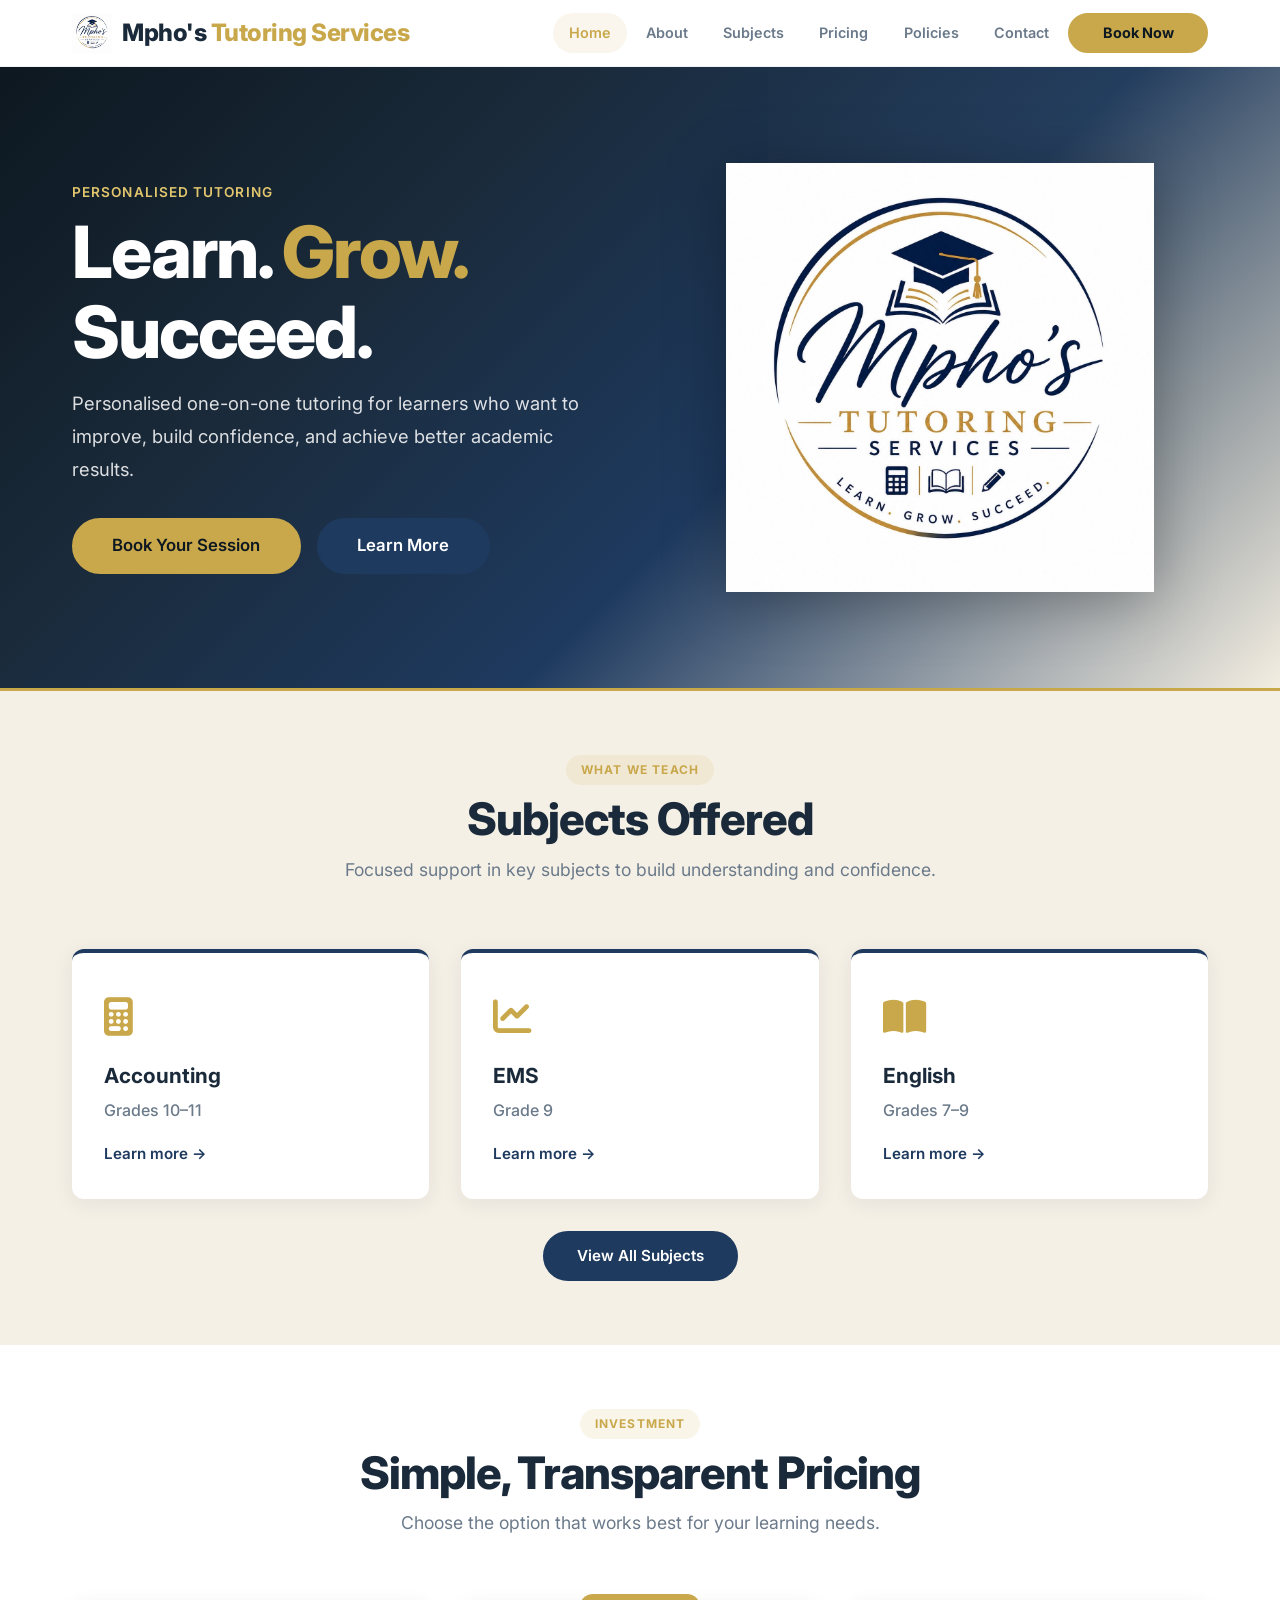
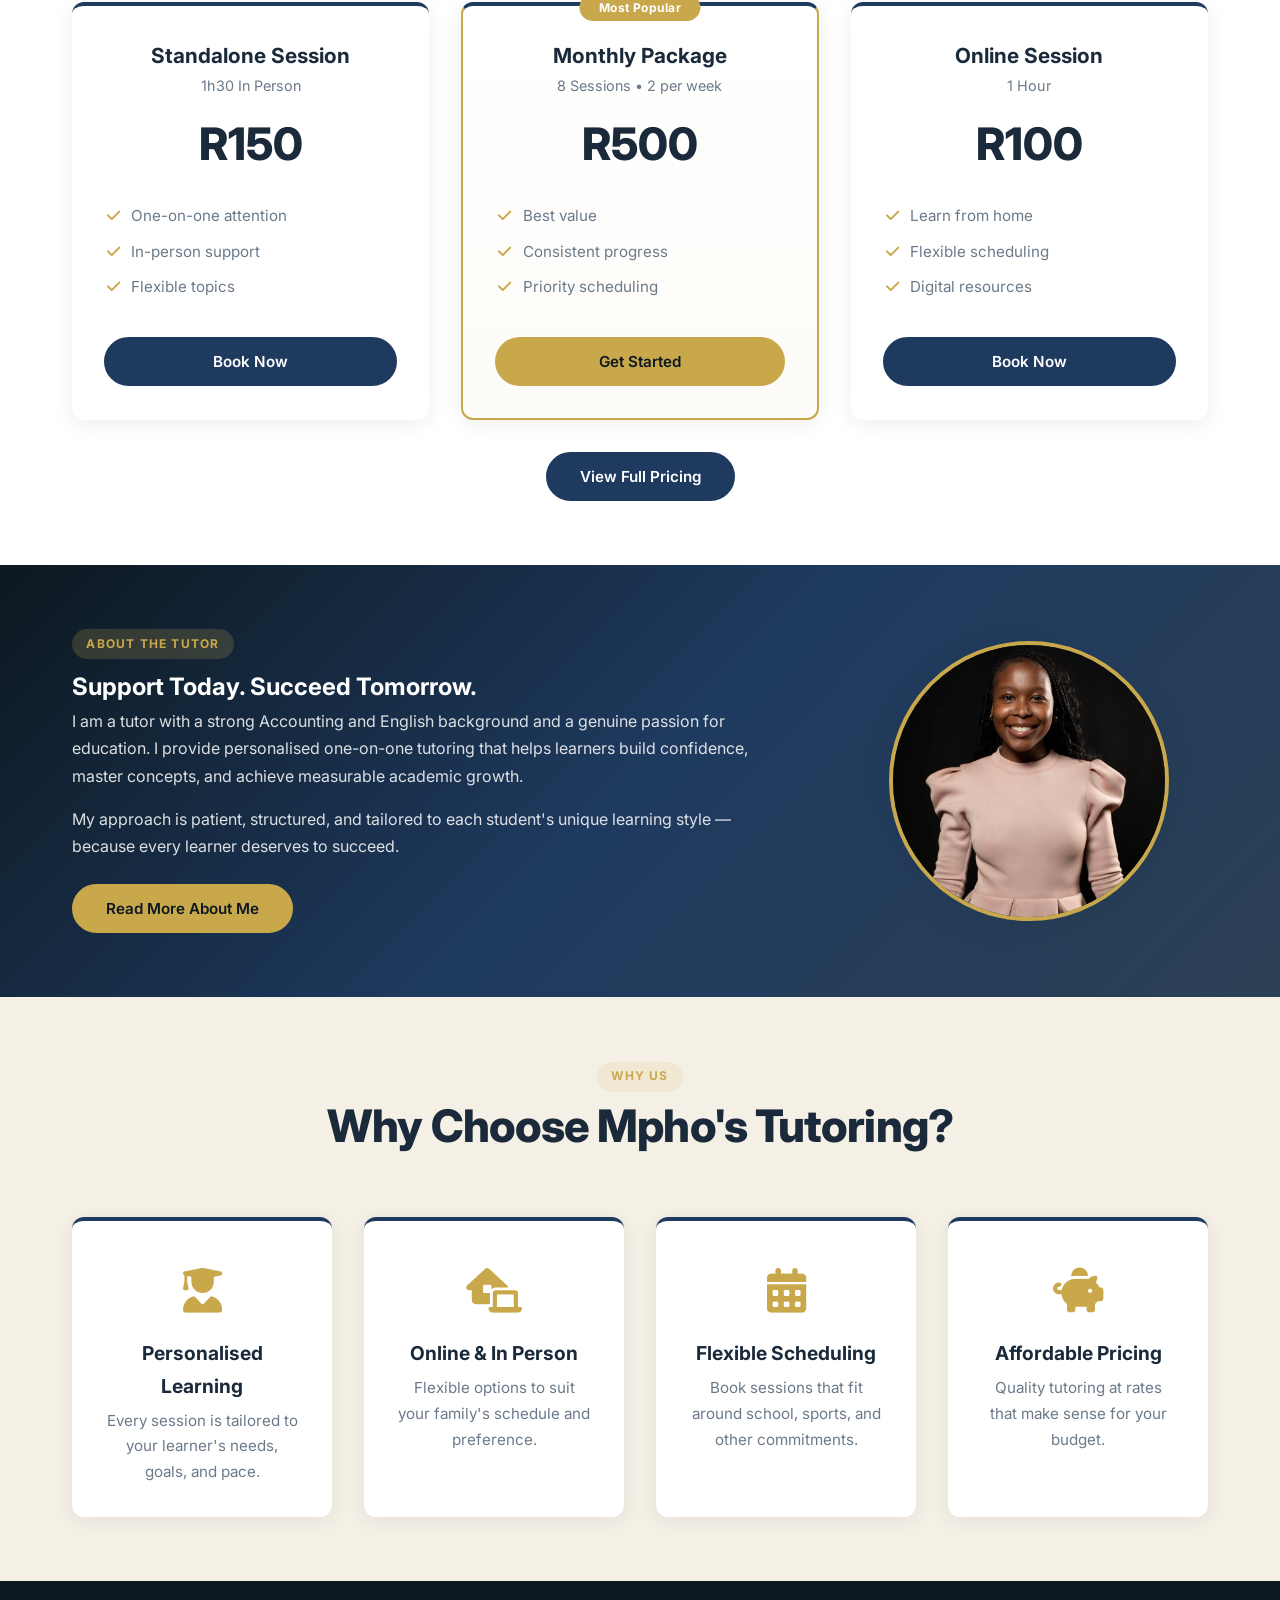
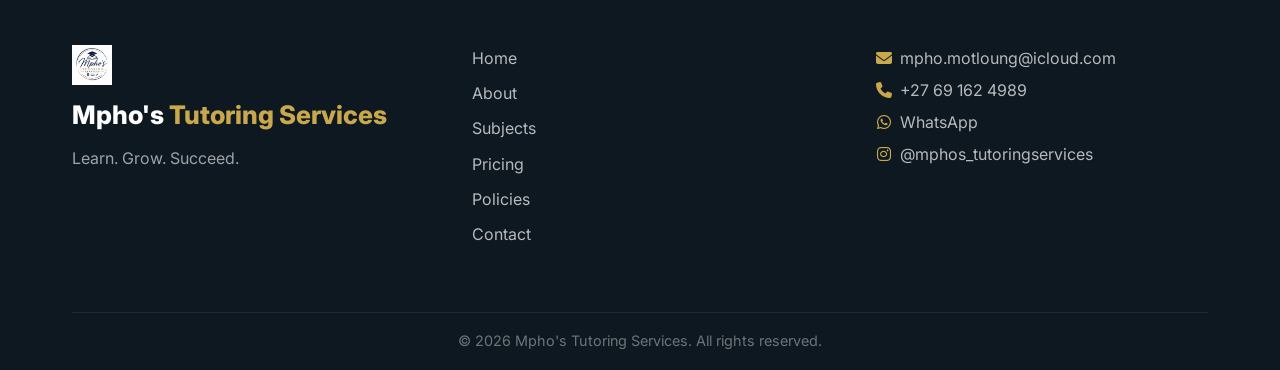
<file: index.html>
<!DOCTYPE html>
<html lang="en">
<head>
    <meta charset="UTF-8" />
    <meta name="viewport" content="width=device-width, initial-scale=1.0" />
    <meta name="description" content="Mpho's Tutoring Services - Professional Accounting, EMS and English tutoring for grades 7-11. Personalised one-on-one sessions in-person or online." />
    <meta name="theme-color" content="#1A2A3A" />
    <title>Mpho's Tutoring Services | Learn. Grow. Succeed.</title>
    <link rel="preconnect" href="https://fonts.googleapis.com">
    <link rel="preconnect" href="https://fonts.gstatic.com" crossorigin>
    <link href="https://fonts.googleapis.com/css2?family=Inter:opsz,wght@14..32,300;14..32,400;14..32,600;14..32,700;14..32,800&display=swap" rel="stylesheet">
    <link rel="stylesheet" href="css/style.css" />
    <link rel="stylesheet" href="https://cdnjs.cloudflare.com/ajax/libs/font-awesome/6.5.0/css/all.min.css" />
</head>
<body>

    <!-- ========== NAVIGATION ========== -->
    <header role="banner">
        <nav class="nav-container" role="navigation" aria-label="Main Navigation">
            <div class="nav-logo">
                <a href="index.html" aria-label="Homepage">
                    <img src="images/34f6301b-a230-442c-8cfe-62b6bb9d95e5.jpeg" alt="Mpho's Tutoring Services Logo" class="logo-image" />
                    <span class="logo-text">Mpho's <span>Tutoring Services</span></span>
                </a>
            </div>

            <button class="nav-toggle" aria-label="Toggle navigation menu" aria-expanded="false">
                <span class="hamburger"></span>
                <span class="hamburger"></span>
                <span class="hamburger"></span>
            </button>

            <ul class="nav-menu" role="menubar">
                <li role="none"><a href="index.html" role="menuitem" class="active" aria-current="page">Home</a></li>
                <li role="none"><a href="about.html" role="menuitem">About</a></li>
                <li role="none"><a href="subjects.html" role="menuitem">Subjects</a></li>
                <li role="none"><a href="pricing.html" role="menuitem">Pricing</a></li>
                <li role="none"><a href="policies.html" role="menuitem">Policies</a></li>
                <li role="none"><a href="contact.html" role="menuitem">Contact</a></li>
                <li role="none" class="nav-cta"><a href="book.html" role="menuitem" class="btn btn-primary">Book Now</a></li>
            </ul>
        </nav>
    </header>

    <!-- ========== HERO ========== -->
    <section class="hero" aria-labelledby="hero-title">
        <div class="container hero-grid">
            <div class="hero-content">
                <p class="hero-tagline">Personalised Tutoring</p>
                <h1 id="hero-title">Learn. <span>Grow.</span> Succeed.</h1>
                <p class="hero-description">
                    Personalised one-on-one tutoring for learners who want to improve, build confidence, and achieve better academic results.
                </p>
                <div class="hero-actions">
                    <a href="book.html" class="btn btn-primary btn-large">Book Your Session</a>
                    <a href="about.html" class="btn btn-secondary btn-large">Learn More</a>
                </div>
            </div>
            <div class="hero-visual" aria-hidden="true">
                <!-- Logo displayed prominently in hero -->
                <div class="hero-logo-container">
                    <img src="images/34f6301b-a230-442c-8cfe-62b6bb9d95e5.jpeg" alt="Mpho's Tutoring Services Logo" class="hero-logo-image" />
                </div>
                <div class="hero-decoration"></div>
            </div>
        </div>
    </section>

    <!-- ========== SUBJECTS PREVIEW ========== -->
    <section class="section subjects-preview" aria-labelledby="subjects-title">
        <div class="container">
            <div class="section-header">
                <span class="section-badge">What We Teach</span>
                <h2 id="subjects-title">Subjects Offered</h2>
                <p>Focused support in key subjects to build understanding and confidence.</p>
            </div>

            <div class="card-grid">
                <article class="card subject-card">
                    <div class="card-icon"><i class="fas fa-calculator"></i></div>
                    <h3>Accounting</h3>
                    <p>Grades 10–11</p>
                    <a href="subjects.html#accounting" class="card-link">Learn more →</a>
                </article>

                <article class="card subject-card">
                    <div class="card-icon"><i class="fas fa-chart-line"></i></div>
                    <h3>EMS</h3>
                    <p>Grade 9</p>
                    <a href="subjects.html#ems" class="card-link">Learn more →</a>
                </article>

                <article class="card subject-card">
                    <div class="card-icon"><i class="fas fa-book-open"></i></div>
                    <h3>English</h3>
                    <p>Grades 7–9</p>
                    <a href="subjects.html#english" class="card-link">Learn more →</a>
                </article>
            </div>

            <div class="section-cta">
                <a href="subjects.html" class="btn btn-secondary">View All Subjects</a>
            </div>
        </div>
    </section>

    <!-- ========== PRICING PREVIEW ========== -->
    <section class="section pricing-preview" aria-labelledby="pricing-title">
        <div class="container">
            <div class="section-header">
                <span class="section-badge">Investment</span>
                <h2 id="pricing-title">Simple, Transparent Pricing</h2>
                <p>Choose the option that works best for your learning needs.</p>
            </div>

            <div class="card-grid pricing-grid">
                <article class="card pricing-card">
                    <div class="pricing-header">
                        <h3>Standalone Session</h3>
                        <p class="pricing-duration">1h30 In Person</p>
                    </div>
                    <div class="pricing-price">R150</div>
                    <ul class="pricing-features" role="list">
                        <li><i class="fas fa-check"></i> One-on-one attention</li>
                        <li><i class="fas fa-check"></i> In-person support</li>
                        <li><i class="fas fa-check"></i> Flexible topics</li>
                    </ul>
                    <a href="book.html" class="btn btn-secondary">Book Now</a>
                </article>

                <article class="card pricing-card featured">
                    <div class="pricing-badge">Most Popular</div>
                    <div class="pricing-header">
                        <h3>Monthly Package</h3>
                        <p class="pricing-duration">8 Sessions • 2 per week</p>
                    </div>
                    <div class="pricing-price">R500</div>
                    <ul class="pricing-features" role="list">
                        <li><i class="fas fa-check"></i> Best value</li>
                        <li><i class="fas fa-check"></i> Consistent progress</li>
                        <li><i class="fas fa-check"></i> Priority scheduling</li>
                    </ul>
                    <a href="book.html" class="btn btn-primary">Get Started</a>
                </article>

                <article class="card pricing-card">
                    <div class="pricing-header">
                        <h3>Online Session</h3>
                        <p class="pricing-duration">1 Hour</p>
                    </div>
                    <div class="pricing-price">R100</div>
                    <ul class="pricing-features" role="list">
                        <li><i class="fas fa-check"></i> Learn from home</li>
                        <li><i class="fas fa-check"></i> Flexible scheduling</li>
                        <li><i class="fas fa-check"></i> Digital resources</li>
                    </ul>
                    <a href="book.html" class="btn btn-secondary">Book Now</a>
                </article>
            </div>

            <div class="section-cta">
                <a href="pricing.html" class="btn btn-secondary">View Full Pricing</a>
            </div>
        </div>
    </section>

    <!-- ========== ABOUT TEASER ========== -->
    <section class="section about-teaser" aria-labelledby="about-title">
        <div class="container">
            <div class="about-grid">
                <div class="about-content">
                    <span class="section-badge">About the Tutor</span>
                    <h2 id="about-title">Support Today. Succeed Tomorrow.</h2>
                    <p>
                        I am a tutor with a strong Accounting and English background and a genuine passion for education. I provide personalised one-on-one tutoring that helps learners build confidence, master concepts, and achieve measurable academic growth.
                    </p>
                    <p>
                        My approach is patient, structured, and tailored to each student's unique learning style — because every learner deserves to succeed.
                    </p>
                    <a href="about.html" class="btn btn-primary">Read More About Me</a>
                </div>
                <div class="about-image">
                    <img src="images/d133ad39-0a07-4e2c-af91-ba8bae08f78f.jpeg" alt="Mpho - Professional Tutor" class="about-tutor-image" />
                </div>
            </div>
        </div>
    </section>

    <!-- ========== WHY CHOOSE US ========== -->
    <section class="section why-choose" aria-labelledby="why-title">
        <div class="container">
            <div class="section-header">
                <span class="section-badge">Why Us</span>
                <h2 id="why-title">Why Choose Mpho's Tutoring?</h2>
            </div>

            <div class="card-grid why-grid">
                <article class="card why-card">
                    <div class="why-icon"><i class="fas fa-user-graduate"></i></div>
                    <h3>Personalised Learning</h3>
                    <p>Every session is tailored to your learner's needs, goals, and pace.</p>
                </article>

                <article class="card why-card">
                    <div class="why-icon"><i class="fas fa-laptop-house"></i></div>
                    <h3>Online &amp; In Person</h3>
                    <p>Flexible options to suit your family's schedule and preference.</p>
                </article>

                <article class="card why-card">
                    <div class="why-icon"><i class="fas fa-calendar-alt"></i></div>
                    <h3>Flexible Scheduling</h3>
                    <p>Book sessions that fit around school, sports, and other commitments.</p>
                </article>

                <article class="card why-card">
                    <div class="why-icon"><i class="fas fa-piggy-bank"></i></div>
                    <h3>Affordable Pricing</h3>
                    <p>Quality tutoring at rates that make sense for your budget.</p>
                </article>
            </div>
        </div>
    </section>

    <!-- ========== FOOTER ========== -->
    <footer role="contentinfo">
        <div class="container">
            <div class="footer-grid">
                <div class="footer-brand">
                    <img src="images/34f6301b-a230-442c-8cfe-62b6bb9d95e5.jpeg" alt="Mpho's Tutoring Services Logo" class="footer-logo" />
                    <span class="logo-text">Mpho's <span>Tutoring Services</span></span>
                    <p>Learn. Grow. Succeed.</p>
                </div>

                <nav class="footer-nav" aria-label="Footer Navigation">
                    <ul role="list">
                        <li><a href="index.html">Home</a></li>
                        <li><a href="about.html">About</a></li>
                        <li><a href="subjects.html">Subjects</a></li>
                        <li><a href="pricing.html">Pricing</a></li>
                        <li><a href="policies.html">Policies</a></li>
                        <li><a href="contact.html">Contact</a></li>
                    </ul>
                </nav>

                <div class="footer-contact">
                    <p><a href="mailto:mpho.motloung@icloud.com"><i class="fas fa-envelope"></i> mpho.motloung@icloud.com</a></p>
                    <p><a href="tel:+27691624989"><i class="fas fa-phone"></i> +27 69 162 4989</a></p>
                    <p><a href="https://wa.me/27646517789" target="_blank" rel="noopener noreferrer"><i class="fab fa-whatsapp"></i> WhatsApp</a></p>
                    <p><a href="https://instagram.com/mphos_tutoringservices" target="_blank" rel="noopener noreferrer"><i class="fab fa-instagram"></i> @mphos_tutoringservices</a></p>
                </div>
            </div>

            <div class="footer-bottom">
                <p>&copy; 2026 Mpho's Tutoring Services. All rights reserved.</p>
            </div>
        </div>
    </footer>

    <script src="js/main.js" defer></script>
</body>
</html>
</file>
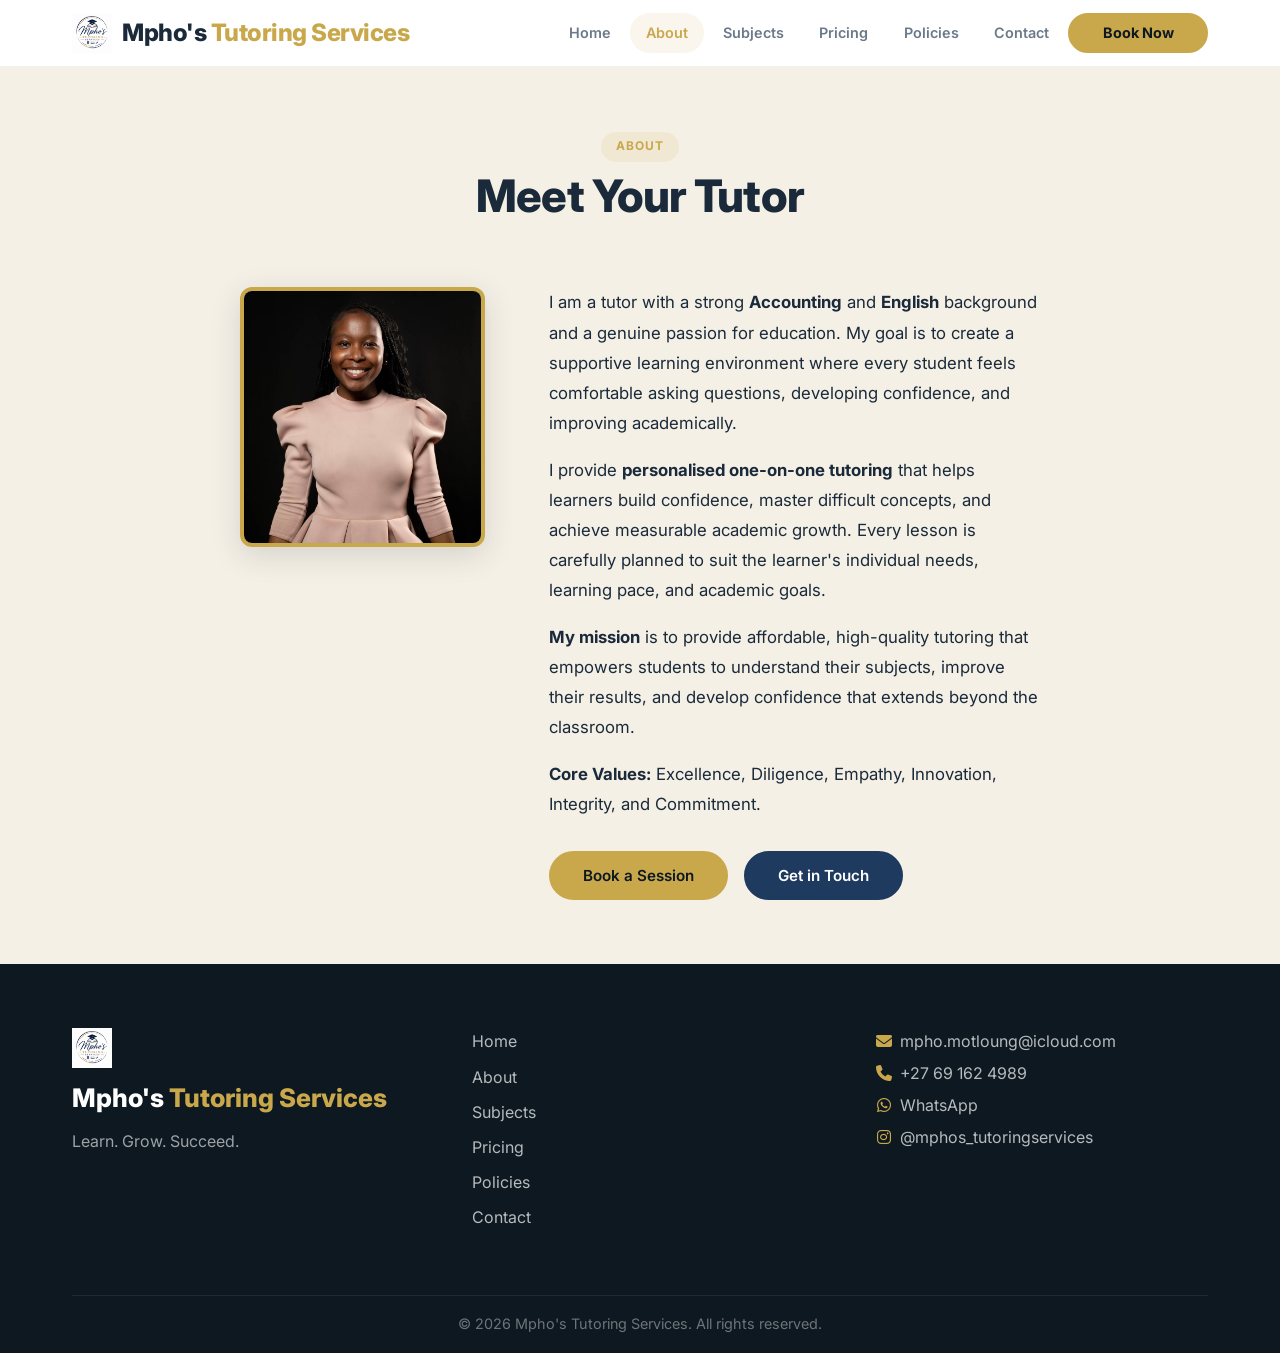
<file: about.html>
<!DOCTYPE html>
<html lang="en">
<head>
    <meta charset="UTF-8" />
    <meta name="viewport" content="width=device-width, initial-scale=1.0" />
    <meta name="description" content="About Mpho's Tutoring Services - Professional Accounting, EMS and English tutoring for grades 7-11. Learn about our tutor and approach." />
    <title>About | Mpho's Tutoring Services</title>
    <link rel="preconnect" href="https://fonts.googleapis.com">
    <link rel="preconnect" href="https://fonts.gstatic.com" crossorigin>
    <link href="https://fonts.googleapis.com/css2?family=Inter:opsz,wght@14..32,300;14..32,400;14..32,600;14..32,700;14..32,800&display=swap" rel="stylesheet">
    <link rel="stylesheet" href="css/style.css" />
    <link rel="stylesheet" href="https://cdnjs.cloudflare.com/ajax/libs/font-awesome/6.5.0/css/all.min.css" />
</head>
<body>

    <header role="banner">
        <nav class="nav-container" role="navigation" aria-label="Main Navigation">
            <div class="nav-logo">
                <a href="index.html" aria-label="Homepage">
                    <img src="images/34f6301b-a230-442c-8cfe-62b6bb9d95e5.jpeg" alt="Mpho's Tutoring Services Logo" class="logo-image" />
                    <span class="logo-text">Mpho's <span>Tutoring Services</span></span>
                </a>
            </div>
            <button class="nav-toggle" aria-label="Toggle navigation menu" aria-expanded="false">
                <span class="hamburger"></span>
                <span class="hamburger"></span>
                <span class="hamburger"></span>
            </button>
            <ul class="nav-menu" role="menubar">
                <li role="none"><a href="index.html" role="menuitem">Home</a></li>
                <li role="none"><a href="about.html" role="menuitem" class="active" aria-current="page">About</a></li>
                <li role="none"><a href="subjects.html" role="menuitem">Subjects</a></li>
                <li role="none"><a href="pricing.html" role="menuitem">Pricing</a></li>
                <li role="none"><a href="policies.html" role="menuitem">Policies</a></li>
                <li role="none"><a href="contact.html" role="menuitem">Contact</a></li>
                <li role="none" class="nav-cta"><a href="book.html" role="menuitem" class="btn btn-primary">Book Now</a></li>
            </ul>
        </nav>
    </header>

    <main>
        <section class="section" aria-labelledby="about-title">
            <div class="container">
                <div class="section-header">
                    <span class="section-badge">About</span>
                    <h1 id="about-title">Meet Your Tutor</h1>
                </div>

                <div class="about-full">
                    <div class="about-grid-full">
                        <div class="about-image-full">
                            <img src="images/d133ad39-0a07-4e2c-af91-ba8bae08f78f.jpeg" alt="Mpho - Professional Tutor" class="about-tutor-image-full" />
                        </div>
                        <div class="about-text-full">
                            <p>
                                I am a tutor with a strong <strong>Accounting</strong> and <strong>English</strong> background and a genuine passion for education. My goal is to create a supportive learning environment where every student feels comfortable asking questions, developing confidence, and improving academically.
                            </p>
                            <p>
                                I provide <strong>personalised one-on-one tutoring</strong> that helps learners build confidence, master difficult concepts, and achieve measurable academic growth. Every lesson is carefully planned to suit the learner's individual needs, learning pace, and academic goals.
                            </p>
                            <p>
                                <strong>My mission</strong> is to provide affordable, high-quality tutoring that empowers students to understand their subjects, improve their results, and develop confidence that extends beyond the classroom.
                            </p>
                            <p>
                                <strong>Core Values:</strong> Excellence, Diligence, Empathy, Innovation, Integrity, and Commitment.
                            </p>
                            <div class="about-cta">
                                <a href="book.html" class="btn btn-primary">Book a Session</a>
                                <a href="contact.html" class="btn btn-secondary">Get in Touch</a>
                            </div>
                        </div>
                    </div>
                </div>
            </div>
        </section>
    </main>

    <footer role="contentinfo">
        <div class="container">
            <div class="footer-grid">
                <div class="footer-brand">
                    <img src="images/34f6301b-a230-442c-8cfe-62b6bb9d95e5.jpeg" alt="Mpho's Tutoring Services Logo" class="footer-logo" />
                    <span class="logo-text">Mpho's <span>Tutoring Services</span></span>
                    <p>Learn. Grow. Succeed.</p>
                </div>
                <nav class="footer-nav" aria-label="Footer Navigation">
                    <ul role="list">
                        <li><a href="index.html">Home</a></li>
                        <li><a href="about.html">About</a></li>
                        <li><a href="subjects.html">Subjects</a></li>
                        <li><a href="pricing.html">Pricing</a></li>
                        <li><a href="policies.html">Policies</a></li>
                        <li><a href="contact.html">Contact</a></li>
                    </ul>
                </nav>
                <div class="footer-contact">
                    <p><a href="mailto:mpho.motloung@icloud.com"><i class="fas fa-envelope"></i> mpho.motloung@icloud.com</a></p>
                    <p><a href="tel:+27691624989"><i class="fas fa-phone"></i> +27 69 162 4989</a></p>
                    <p><a href="https://wa.me/27646517789" target="_blank" rel="noopener noreferrer"><i class="fab fa-whatsapp"></i> WhatsApp</a></p>
                    <p><a href="https://instagram.com/mphos_tutoringservices" target="_blank" rel="noopener noreferrer"><i class="fab fa-instagram"></i> @mphos_tutoringservices</a></p>
                </div>
            </div>
            <div class="footer-bottom">
                <p>&copy; 2026 Mpho's Tutoring Services. All rights reserved.</p>
            </div>
        </div>
    </footer>

    <script src="js/main.js" defer></script>
</body>
</html>
</file>
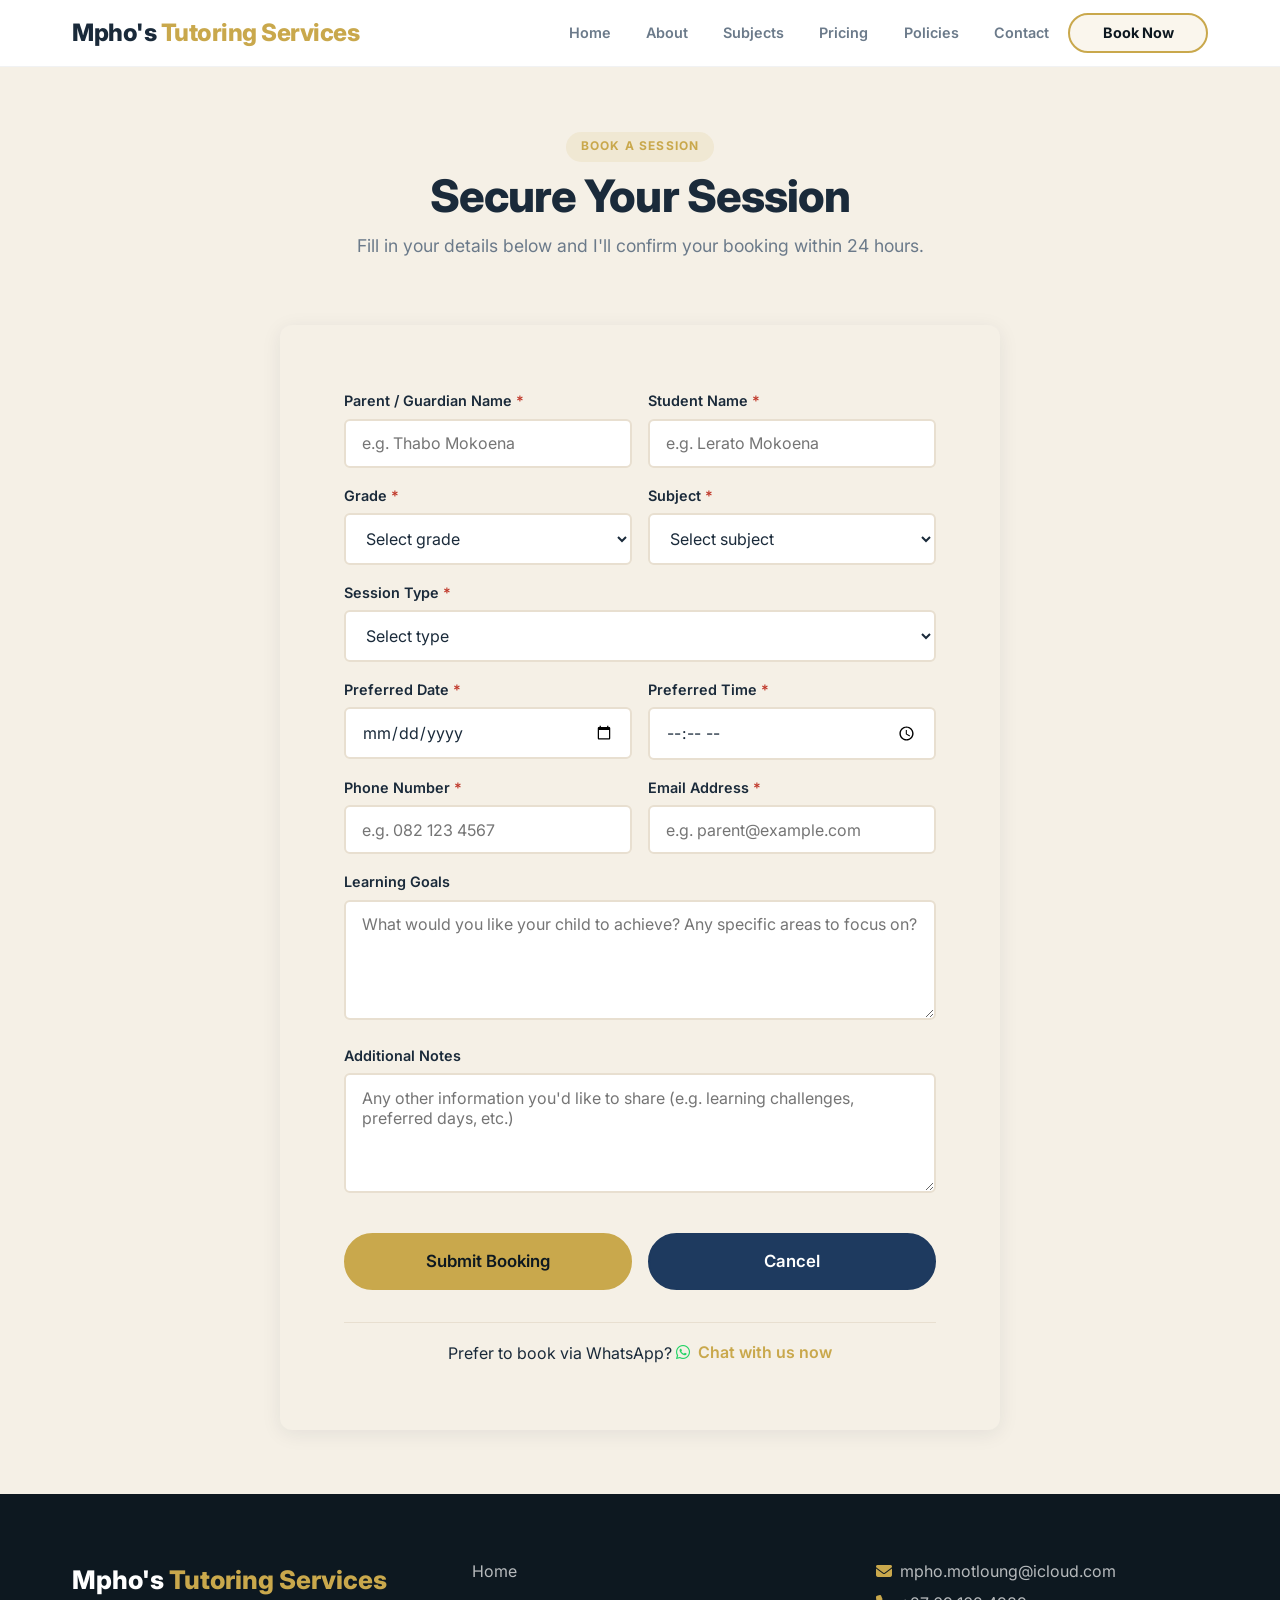
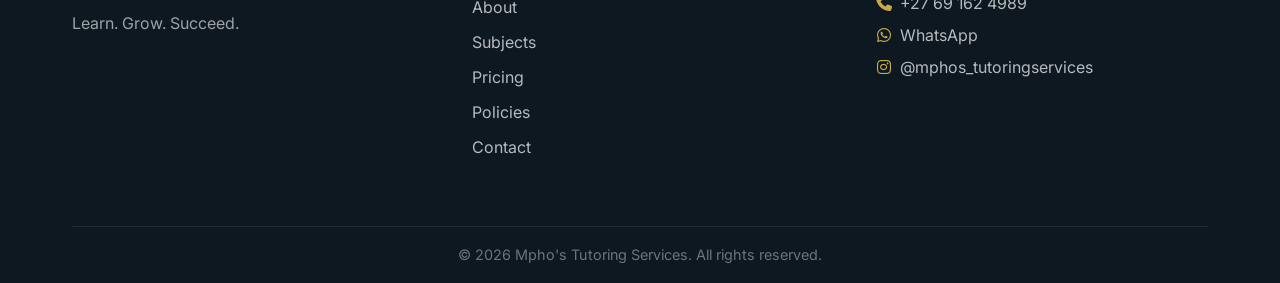
<file: book.html>
<!DOCTYPE html>
<html lang="en">
<head>
    <meta charset="UTF-8" />
    <meta name="viewport" content="width=device-width, initial-scale=1.0" />
    <meta name="description" content="Book a tutoring session with Mpho's Tutoring Services. Fill in your details and we'll confirm your session." />
    <title>Book Now | Mpho's Tutoring Services</title>
    <link rel="preconnect" href="https://fonts.googleapis.com">
    <link rel="preconnect" href="https://fonts.gstatic.com" crossorigin>
    <link href="https://fonts.googleapis.com/css2?family=Inter:opsz,wght@14..32,300;14..32,400;14..32,600;14..32,700;14..32,800&display=swap" rel="stylesheet">
    <link rel="stylesheet" href="css/style.css" />
    <link rel="stylesheet" href="https://cdnjs.cloudflare.com/ajax/libs/font-awesome/6.5.0/css/all.min.css" />
</head>
<body>

    <header role="banner">
        <nav class="nav-container" role="navigation" aria-label="Main Navigation">
            <div class="nav-logo">
                <a href="index.html" aria-label="Homepage">
                    <span class="logo-text">Mpho's <span>Tutoring Services</span></span>
                </a>
            </div>
            <button class="nav-toggle" aria-label="Toggle navigation menu" aria-expanded="false">
                <span class="hamburger"></span>
                <span class="hamburger"></span>
                <span class="hamburger"></span>
            </button>
            <ul class="nav-menu" role="menubar">
                <li role="none"><a href="index.html" role="menuitem">Home</a></li>
                <li role="none"><a href="about.html" role="menuitem">About</a></li>
                <li role="none"><a href="subjects.html" role="menuitem">Subjects</a></li>
                <li role="none"><a href="pricing.html" role="menuitem">Pricing</a></li>
                <li role="none"><a href="policies.html" role="menuitem">Policies</a></li>
                <li role="none"><a href="contact.html" role="menuitem">Contact</a></li>
                <li role="none" class="nav-cta"><a href="book.html" role="menuitem" class="btn btn-primary active" aria-current="page">Book Now</a></li>
            </ul>
        </nav>
    </header>

    <main>
        <section class="section" aria-labelledby="booking-title">
            <div class="container">

                <div id="booking-form-container">
                    <div class="section-header">
                        <span class="section-badge">Book a Session</span>
                        <h1 id="booking-title">Secure Your Session</h1>
                        <p>Fill in your details below and I'll confirm your booking within 24 hours.</p>
                    </div>

                    <div id="errorMessage" class="error-message">
                        <i class="fas fa-exclamation-circle"></i> There was an error submitting your booking. Please try again or contact us directly via WhatsApp.
                    </div>

                    <form id="bookingForm" class="booking-form" action="https://formsubmit.co/mpho.motloung@icloud.com" method="POST">

                        <!-- FormSubmit configuration -->
                        <input type="hidden" name="_subject" value="New Tutoring Booking">
                        <input type="hidden" name="_captcha" value="false">
                        <input type="hidden" name="_template" value="table">
                        <input type="hidden" name="_next" value="https://katlegomothapo10.github.io/mphos-tutoring-services/book.html#confirmation">

                        <div class="form-row">
                            <div class="form-group">
                                <label for="parentName">Parent / Guardian Name <span class="required">*</span></label>
                                <input type="text" id="parentName" name="Parent Name" required placeholder="e.g. Thabo Mokoena" />
                            </div>
                            <div class="form-group">
                                <label for="studentName">Student Name <span class="required">*</span></label>
                                <input type="text" id="studentName" name="Student Name" required placeholder="e.g. Lerato Mokoena" />
                            </div>
                        </div>

                        <div class="form-row">
                            <div class="form-group">
                                <label for="grade">Grade <span class="required">*</span></label>
                                <select id="grade" name="Grade" required>
                                    <option value="">Select grade</option>
                                    <option value="7">Grade 7</option>
                                    <option value="8">Grade 8</option>
                                    <option value="9">Grade 9</option>
                                    <option value="10">Grade 10</option>
                                    <option value="11">Grade 11</option>
                                </select>
                            </div>
                            <div class="form-group">
                                <label for="subject">Subject <span class="required">*</span></label>
                                <select id="subject" name="Subject" required>
                                    <option value="">Select subject</option>
                                    <option value="Accounting">Accounting (Grade 10-11)</option>
                                    <option value="EMS">EMS (Grade 9)</option>
                                    <option value="English">English (Grade 7-9)</option>
                                </select>
                            </div>
                        </div>

                        <div class="form-group">
                            <label for="sessionType">Session Type <span class="required">*</span></label>
                            <select id="sessionType" name="Session Type" required>
                                <option value="">Select type</option>
                                <option value="In Person - R150">In Person (1h30, R150)</option>
                                <option value="Online - R100">Online (1 Hour, R100)</option>
                                <option value="Monthly Package - R500">Monthly Package (8 sessions, R500)</option>
                            </select>
                        </div>

                        <div class="form-row">
                            <div class="form-group">
                                <label for="preferredDate">Preferred Date <span class="required">*</span></label>
                                <input type="date" id="preferredDate" name="Preferred Date" required />
                            </div>
                            <div class="form-group">
                                <label for="preferredTime">Preferred Time <span class="required">*</span></label>
                                <input type="time" id="preferredTime" name="Preferred Time" required />
                            </div>
                        </div>

                        <div class="form-row">
                            <div class="form-group">
                                <label for="phone">Phone Number <span class="required">*</span></label>
                                <input type="tel" id="phone" name="Phone Number" required placeholder="e.g. 082 123 4567" />
                            </div>
                            <div class="form-group">
                                <label for="email">Email Address <span class="required">*</span></label>
                                <input type="email" id="email" name="Email" required placeholder="e.g. parent@example.com" />
                            </div>
                        </div>

                        <div class="form-group">
                            <label for="learningGoals">Learning Goals</label>
                            <textarea id="learningGoals" name="Learning Goals" placeholder="What would you like your child to achieve? Any specific areas to focus on?"></textarea>
                        </div>

                        <div class="form-group">
                            <label for="additionalNotes">Additional Notes</label>
                            <textarea id="additionalNotes" name="Additional Notes" placeholder="Any other information you'd like to share (e.g. learning challenges, preferred days, etc.)"></textarea>
                        </div>

                        <div class="form-actions">
                            <button type="submit" class="btn btn-primary btn-large">Submit Booking</button>
                            <a href="index.html" class="btn btn-secondary btn-large">Cancel</a>
                        </div>

                        <div class="whatsapp-helper">
                            <p>Prefer to book via WhatsApp? <a href="https://wa.me/27646517789" target="_blank" rel="noopener noreferrer"><i class="fab fa-whatsapp"></i> Chat with us now</a></p>
                        </div>
                    </form>
                </div>

                <div id="confirmation" class="confirmation" role="status" aria-live="polite">
                    <div class="confirmation-icon"><i class="fas fa-check-circle"></i></div>
                    <h2>Booking Received!</h2>
                    <p>Thank you for booking a session with Mpho's Tutoring Services. I'll review your request and confirm your session within 24 hours.</p>
                    <p>You'll receive a confirmation email shortly.</p>
                    <div class="confirmation-actions">
                        <a href="index.html" class="btn btn-primary">Return Home</a>
                        <a href="https://wa.me/27646517789" target="_blank" rel="noopener noreferrer" class="btn btn-secondary"><i class="fab fa-whatsapp"></i> WhatsApp</a>
                    </div>
                </div>

            </div>
        </section>
    </main>

    <footer role="contentinfo">
        <div class="container">
            <div class="footer-grid">
                <div class="footer-brand">
                    <span class="logo-text">Mpho's <span>Tutoring Services</span></span>
                    <p>Learn. Grow. Succeed.</p>
                </div>
                <nav class="footer-nav" aria-label="Footer Navigation">
                    <ul role="list">
                        <li><a href="index.html">Home</a></li>
                        <li><a href="about.html">About</a></li>
                        <li><a href="subjects.html">Subjects</a></li>
                        <li><a href="pricing.html">Pricing</a></li>
                        <li><a href="policies.html">Policies</a></li>
                        <li><a href="contact.html">Contact</a></li>
                    </ul>
                </nav>
                <div class="footer-contact">
                    <p><a href="mailto:mpho.motloung@icloud.com"><i class="fas fa-envelope"></i> mpho.motloung@icloud.com</a></p>
                    <p><a href="tel:+27691624989"><i class="fas fa-phone"></i> +27 69 162 4989</a></p>
                    <p><a href="https://wa.me/27646517789" target="_blank" rel="noopener noreferrer"><i class="fab fa-whatsapp"></i> WhatsApp</a></p>
                    <p><a href="https://instagram.com/mphos_tutoringservices" target="_blank" rel="noopener noreferrer"><i class="fab fa-instagram"></i> @mphos_tutoringservices</a></p>
                </div>
            </div>
            <div class="footer-bottom">
                <p>&copy; 2026 Mpho's Tutoring Services. All rights reserved.</p>
            </div>
        </div>
    </footer>

    <script src="js/main.js" defer></script>
    <script>
        document.addEventListener('DOMContentLoaded', function() {
            var form = document.getElementById('bookingForm');
            var formContainer = document.getElementById('booking-form-container');
            var confirmation = document.getElementById('confirmation');
            var errorMessage = document.getElementById('errorMessage');

            var dateInput = document.getElementById('preferredDate');
            if (dateInput) {
                var today = new Date();
                var yyyy = today.getFullYear();
                var mm = String(today.getMonth() + 1).padStart(2, '0');
                var dd = String(today.getDate()).padStart(2, '0');
                dateInput.setAttribute('min', yyyy + '-' + mm + '-' + dd);
            }

            // Check if we're on the confirmation page (redirect from FormSubmit)
            if (window.location.hash === '#confirmation') {
                formContainer.style.display = 'none';
                confirmation.style.display = 'block';
                window.scrollTo(0, 0);
            }

            if (form) {
                form.addEventListener('submit', function(e) {
                    // Let FormSubmit handle the submission natively
                    // But we can show loading state
                    var submitBtn = form.querySelector('button[type="submit"]');
                    submitBtn.textContent = 'Submitting...';
                    submitBtn.disabled = true;
                    
                    // The form will submit normally to FormSubmit
                    // FormSubmit will redirect back with #confirmation
                });
            }
        });
    </script>
</body>
</html>
</file>
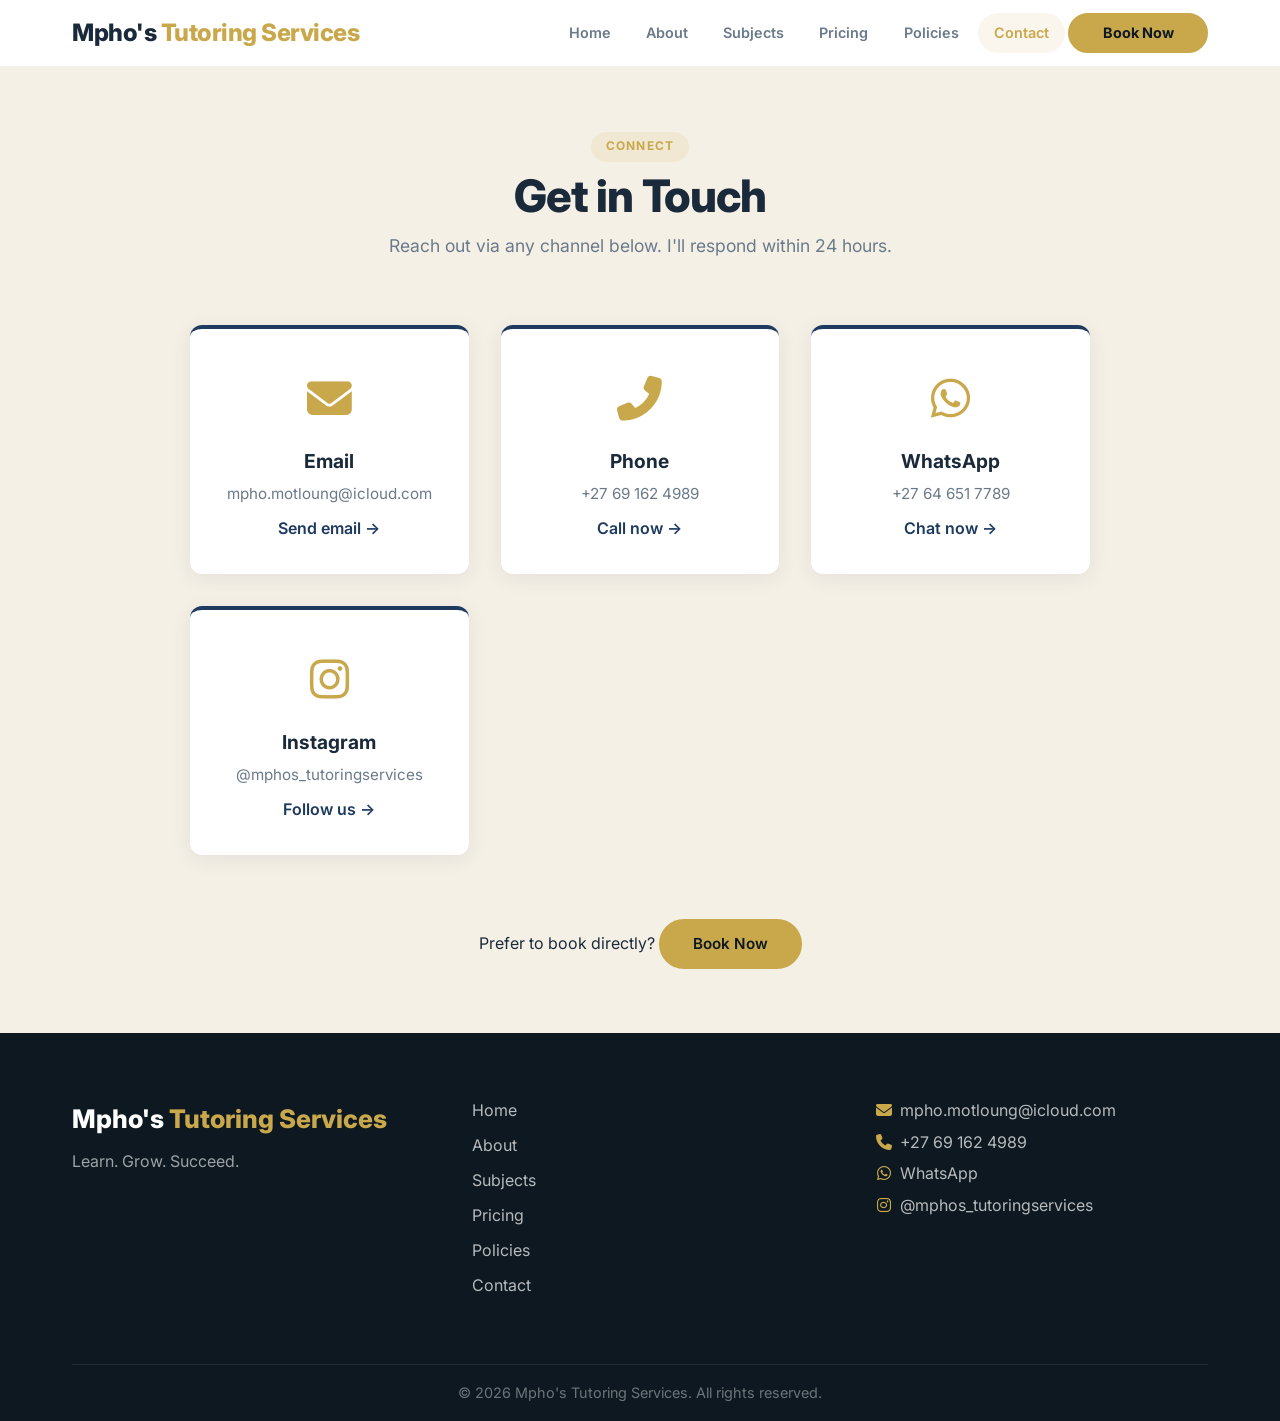
<file: contact.html>
<!DOCTYPE html>
<html lang="en">
<head>
    <meta charset="UTF-8" />
    <meta name="viewport" content="width=device-width, initial-scale=1.0" />
    <meta name="description" content="Contact Mpho's Tutoring Services via email, phone, WhatsApp, or Instagram." />
    <title>Contact | Mpho's Tutoring Services</title>
    <link rel="preconnect" href="https://fonts.googleapis.com">
    <link rel="preconnect" href="https://fonts.gstatic.com" crossorigin>
    <link href="https://fonts.googleapis.com/css2?family=Inter:opsz,wght@14..32,300;14..32,400;14..32,600;14..32,700;14..32,800&display=swap" rel="stylesheet">
    <link rel="stylesheet" href="css/style.css" />
    <link rel="stylesheet" href="https://cdnjs.cloudflare.com/ajax/libs/font-awesome/6.5.0/css/all.min.css" />
</head>
<body>

    <header role="banner">
        <nav class="nav-container" role="navigation" aria-label="Main Navigation">
            <div class="nav-logo">
                <a href="index.html" aria-label="Homepage">
                    <span class="logo-text">Mpho's <span>Tutoring Services</span></span>
                </a>
            </div>
            <button class="nav-toggle" aria-label="Toggle navigation menu" aria-expanded="false">
                <span class="hamburger"></span>
                <span class="hamburger"></span>
                <span class="hamburger"></span>
            </button>
            <ul class="nav-menu" role="menubar">
                <li role="none"><a href="index.html" role="menuitem">Home</a></li>
                <li role="none"><a href="about.html" role="menuitem">About</a></li>
                <li role="none"><a href="subjects.html" role="menuitem">Subjects</a></li>
                <li role="none"><a href="pricing.html" role="menuitem">Pricing</a></li>
                <li role="none"><a href="policies.html" role="menuitem">Policies</a></li>
                <li role="none"><a href="contact.html" role="menuitem" class="active" aria-current="page">Contact</a></li>
                <li role="none" class="nav-cta"><a href="book.html" role="menuitem" class="btn btn-primary">Book Now</a></li>
            </ul>
        </nav>
    </header>

    <main>
        <section class="section" aria-labelledby="contact-title">
            <div class="container">
                <div class="section-header">
                    <span class="section-badge">Connect</span>
                    <h1 id="contact-title">Get in Touch</h1>
                    <p>Reach out via any channel below. I'll respond within 24 hours.</p>
                </div>

                <div class="contact-grid">
                    <a href="mailto:mpho.motloung@icloud.com" class="contact-card card">
                        <div class="contact-icon"><i class="fas fa-envelope"></i></div>
                        <h2>Email</h2>
                        <p>mpho.motloung@icloud.com</p>
                        <span class="contact-action">Send email →</span>
                    </a>

                    <a href="tel:+27691624989" class="contact-card card">
                        <div class="contact-icon"><i class="fas fa-phone-alt"></i></div>
                        <h2>Phone</h2>
                        <p>+27 69 162 4989</p>
                        <span class="contact-action">Call now →</span>
                    </a>

                    <a href="https://wa.me/27646517789" target="_blank" rel="noopener noreferrer" class="contact-card card">
                        <div class="contact-icon"><i class="fab fa-whatsapp"></i></div>
                        <h2>WhatsApp</h2>
                        <p>+27 64 651 7789</p>
                        <span class="contact-action">Chat now →</span>
                    </a>

                    <a href="https://instagram.com/mphos_tutoringservices" target="_blank" rel="noopener noreferrer" class="contact-card card">
                        <div class="contact-icon"><i class="fab fa-instagram"></i></div>
                        <h2>Instagram</h2>
                        <p>@mphos_tutoringservices</p>
                        <span class="contact-action">Follow us →</span>
                    </a>
                </div>

                <div class="contact-cta">
                    <p>Prefer to book directly? <a href="book.html" class="btn btn-primary">Book Now</a></p>
                </div>
            </div>
        </section>
    </main>

    <footer role="contentinfo">
        <div class="container">
            <div class="footer-grid">
                <div class="footer-brand">
                    <span class="logo-text">Mpho's <span>Tutoring Services</span></span>
                    <p>Learn. Grow. Succeed.</p>
                </div>
                <nav class="footer-nav" aria-label="Footer Navigation">
                    <ul role="list">
                        <li><a href="index.html">Home</a></li>
                        <li><a href="about.html">About</a></li>
                        <li><a href="subjects.html">Subjects</a></li>
                        <li><a href="pricing.html">Pricing</a></li>
                        <li><a href="policies.html">Policies</a></li>
                        <li><a href="contact.html">Contact</a></li>
                    </ul>
                </nav>
                <div class="footer-contact">
                    <p><a href="mailto:mpho.motloung@icloud.com"><i class="fas fa-envelope"></i> mpho.motloung@icloud.com</a></p>
                    <p><a href="tel:+27691624989"><i class="fas fa-phone"></i> +27 69 162 4989</a></p>
                    <p><a href="https://wa.me/27646517789" target="_blank" rel="noopener noreferrer"><i class="fab fa-whatsapp"></i> WhatsApp</a></p>
                    <p><a href="https://instagram.com/mphos_tutoringservices" target="_blank" rel="noopener noreferrer"><i class="fab fa-instagram"></i> @mphos_tutoringservices</a></p>
                </div>
            </div>
            <div class="footer-bottom">
                <p>&copy; 2026 Mpho's Tutoring Services. All rights reserved.</p>
            </div>
        </div>
    </footer>

    <script src="js/main.js" defer></script>
</body>
</html>
</file>
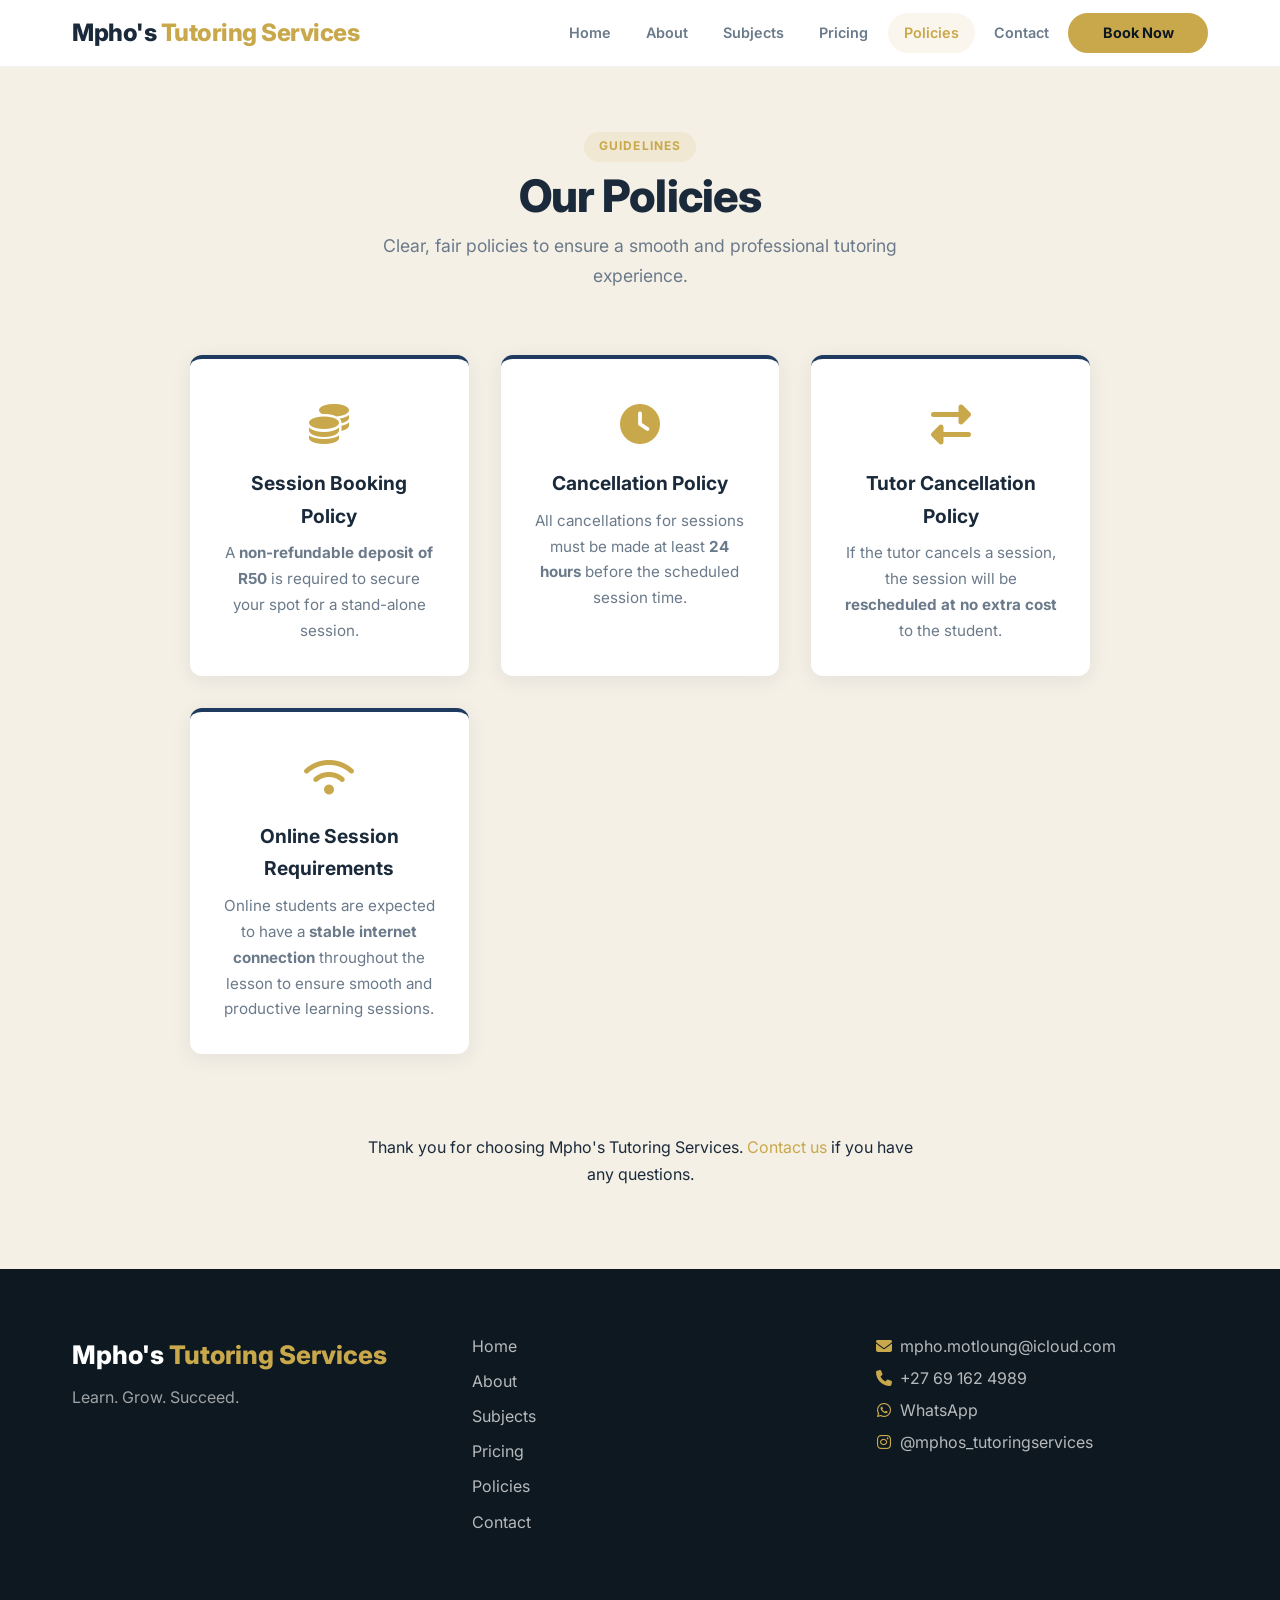
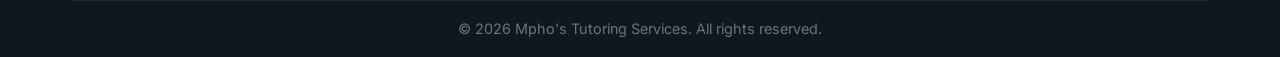
<file: policies.html>
<!DOCTYPE html>
<html lang="en">
<head>
    <meta charset="UTF-8" />
    <meta name="viewport" content="width=device-width, initial-scale=1.0" />
    <meta name="description" content="Policies for Mpho's Tutoring Services - Deposits, cancellations, and session guidelines." />
    <title>Policies | Mpho's Tutoring Services</title>
    <link rel="preconnect" href="https://fonts.googleapis.com">
    <link rel="preconnect" href="https://fonts.gstatic.com" crossorigin>
    <link href="https://fonts.googleapis.com/css2?family=Inter:opsz,wght@14..32,300;14..32,400;14..32,600;14..32,700;14..32,800&display=swap" rel="stylesheet">
    <link rel="stylesheet" href="css/style.css" />
    <link rel="stylesheet" href="https://cdnjs.cloudflare.com/ajax/libs/font-awesome/6.5.0/css/all.min.css" />
</head>
<body>

    <header role="banner">
        <nav class="nav-container" role="navigation" aria-label="Main Navigation">
            <div class="nav-logo">
                <a href="index.html" aria-label="Homepage">
                    <span class="logo-text">Mpho's <span>Tutoring Services</span></span>
                </a>
            </div>
            <button class="nav-toggle" aria-label="Toggle navigation menu" aria-expanded="false">
                <span class="hamburger"></span>
                <span class="hamburger"></span>
                <span class="hamburger"></span>
            </button>
            <ul class="nav-menu" role="menubar">
                <li role="none"><a href="index.html" role="menuitem">Home</a></li>
                <li role="none"><a href="about.html" role="menuitem">About</a></li>
                <li role="none"><a href="subjects.html" role="menuitem">Subjects</a></li>
                <li role="none"><a href="pricing.html" role="menuitem">Pricing</a></li>
                <li role="none"><a href="policies.html" role="menuitem" class="active" aria-current="page">Policies</a></li>
                <li role="none"><a href="contact.html" role="menuitem">Contact</a></li>
                <li role="none" class="nav-cta"><a href="book.html" role="menuitem" class="btn btn-primary">Book Now</a></li>
            </ul>
        </nav>
    </header>

    <main>
        <section class="section" aria-labelledby="policies-title">
            <div class="container">
                <div class="section-header">
                    <span class="section-badge">Guidelines</span>
                    <h1 id="policies-title">Our Policies</h1>
                    <p>Clear, fair policies to ensure a smooth and professional tutoring experience.</p>
                </div>

                <div class="policies-grid">
                    <article class="card policy-card">
                        <div class="policy-icon"><i class="fas fa-coins"></i></div>
                        <h2>Session Booking Policy</h2>
                        <p>A <strong>non-refundable deposit of R50</strong> is required to secure your spot for a stand-alone session.</p>
                    </article>

                    <article class="card policy-card">
                        <div class="policy-icon"><i class="fas fa-clock"></i></div>
                        <h2>Cancellation Policy</h2>
                        <p>All cancellations for sessions must be made at least <strong>24 hours</strong> before the scheduled session time.</p>
                    </article>

                    <article class="card policy-card">
                        <div class="policy-icon"><i class="fas fa-exchange-alt"></i></div>
                        <h2>Tutor Cancellation Policy</h2>
                        <p>If the tutor cancels a session, the session will be <strong>rescheduled at no extra cost</strong> to the student.</p>
                    </article>

                    <article class="card policy-card">
                        <div class="policy-icon"><i class="fas fa-wifi"></i></div>
                        <h2>Online Session Requirements</h2>
                        <p>Online students are expected to have a <strong>stable internet connection</strong> throughout the lesson to ensure smooth and productive learning sessions.</p>
                    </article>
                </div>

                <div class="policies-note">
                    <p>Thank you for choosing Mpho's Tutoring Services. <a href="contact.html">Contact us</a> if you have any questions.</p>
                </div>
            </div>
        </section>
    </main>

    <footer role="contentinfo">
        <div class="container">
            <div class="footer-grid">
                <div class="footer-brand">
                    <span class="logo-text">Mpho's <span>Tutoring Services</span></span>
                    <p>Learn. Grow. Succeed.</p>
                </div>
                <nav class="footer-nav" aria-label="Footer Navigation">
                    <ul role="list">
                        <li><a href="index.html">Home</a></li>
                        <li><a href="about.html">About</a></li>
                        <li><a href="subjects.html">Subjects</a></li>
                        <li><a href="pricing.html">Pricing</a></li>
                        <li><a href="policies.html">Policies</a></li>
                        <li><a href="contact.html">Contact</a></li>
                    </ul>
                </nav>
                <div class="footer-contact">
                    <p><a href="mailto:mpho.motloung@icloud.com"><i class="fas fa-envelope"></i> mpho.motloung@icloud.com</a></p>
                    <p><a href="tel:+27691624989"><i class="fas fa-phone"></i> +27 69 162 4989</a></p>
                    <p><a href="https://wa.me/27646517789" target="_blank" rel="noopener noreferrer"><i class="fab fa-whatsapp"></i> WhatsApp</a></p>
                    <p><a href="https://instagram.com/mphos_tutoringservices" target="_blank" rel="noopener noreferrer"><i class="fab fa-instagram"></i> @mphos_tutoringservices</a></p>
                </div>
            </div>
            <div class="footer-bottom">
                <p>&copy; 2026 Mpho's Tutoring Services. All rights reserved.</p>
            </div>
        </div>
    </footer>

    <script src="js/main.js" defer></script>
</body>
</html>
</file>
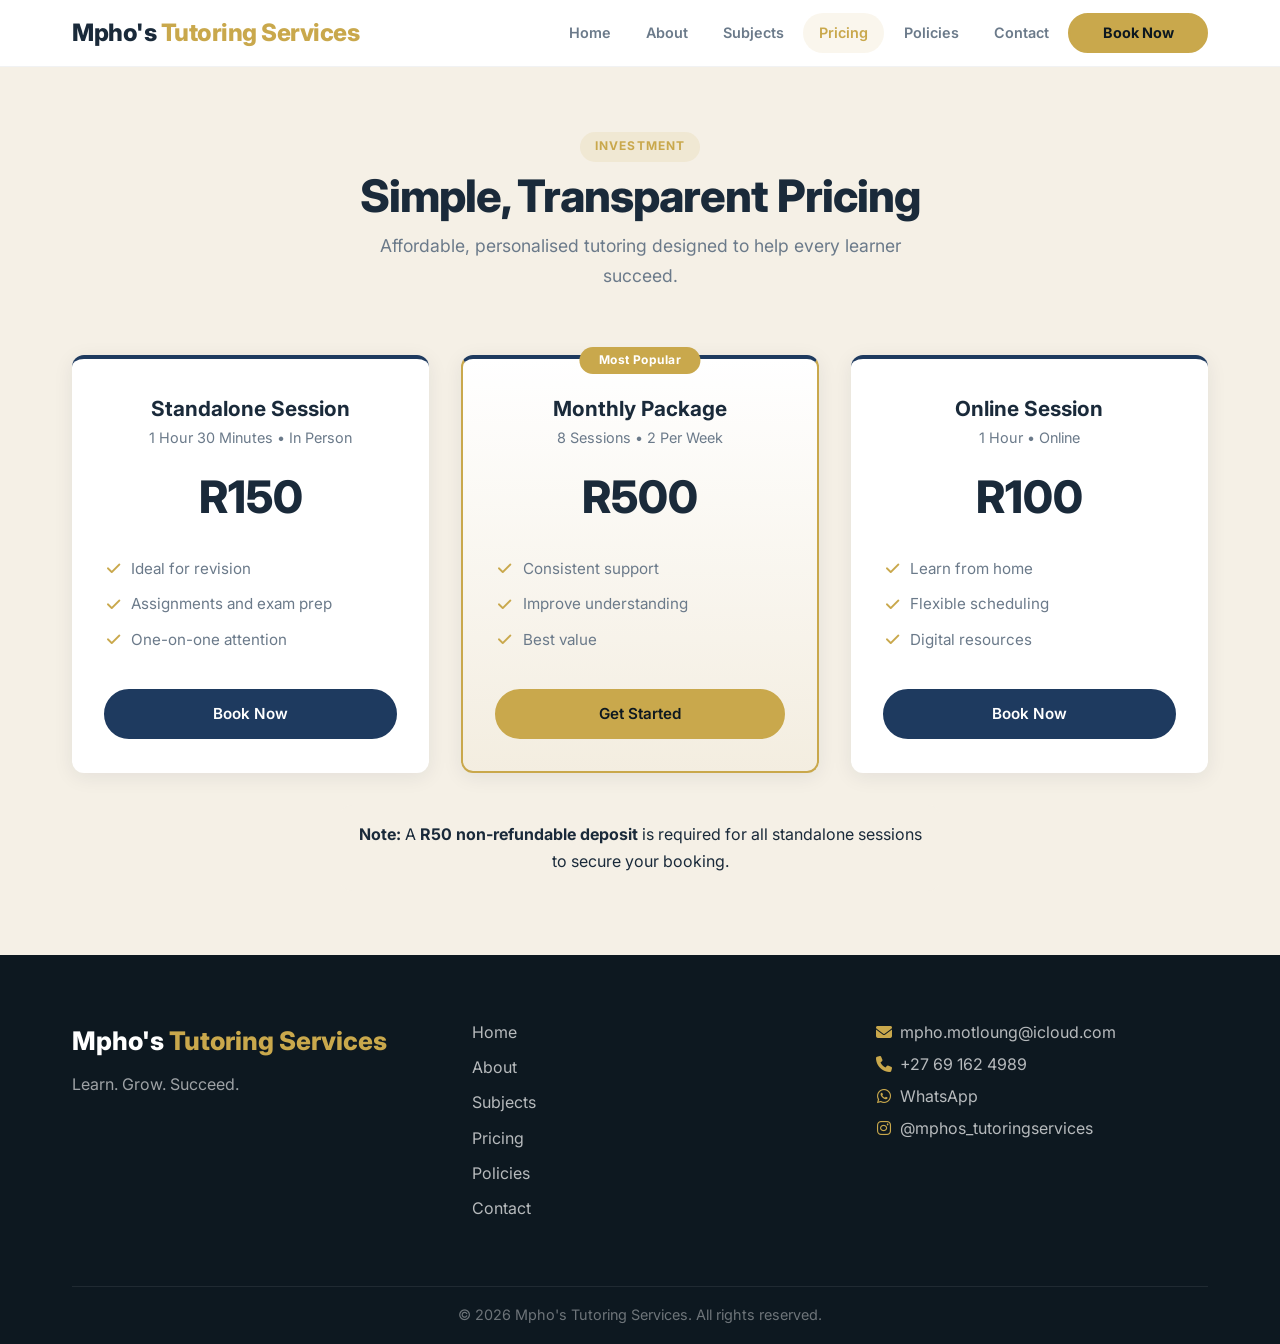
<file: pricing.html>
<!DOCTYPE html>
<html lang="en">
<head>
    <meta charset="UTF-8" />
    <meta name="viewport" content="width=device-width, initial-scale=1.0" />
    <meta name="description" content="Pricing for Mpho's Tutoring Services - Standalone, Monthly Package, and Online Sessions available." />
    <title>Pricing | Mpho's Tutoring Services</title>
    <link rel="preconnect" href="https://fonts.googleapis.com">
    <link rel="preconnect" href="https://fonts.gstatic.com" crossorigin>
    <link href="https://fonts.googleapis.com/css2?family=Inter:opsz,wght@14..32,300;14..32,400;14..32,600;14..32,700;14..32,800&display=swap" rel="stylesheet">
    <link rel="stylesheet" href="css/style.css" />
    <link rel="stylesheet" href="https://cdnjs.cloudflare.com/ajax/libs/font-awesome/6.5.0/css/all.min.css" />
</head>
<body>

    <header role="banner">
        <nav class="nav-container" role="navigation" aria-label="Main Navigation">
            <div class="nav-logo">
                <a href="index.html" aria-label="Homepage">
                    <span class="logo-text">Mpho's <span>Tutoring Services</span></span>
                </a>
            </div>
            <button class="nav-toggle" aria-label="Toggle navigation menu" aria-expanded="false">
                <span class="hamburger"></span>
                <span class="hamburger"></span>
                <span class="hamburger"></span>
            </button>
            <ul class="nav-menu" role="menubar">
                <li role="none"><a href="index.html" role="menuitem">Home</a></li>
                <li role="none"><a href="about.html" role="menuitem">About</a></li>
                <li role="none"><a href="subjects.html" role="menuitem">Subjects</a></li>
                <li role="none"><a href="pricing.html" role="menuitem" class="active" aria-current="page">Pricing</a></li>
                <li role="none"><a href="policies.html" role="menuitem">Policies</a></li>
                <li role="none"><a href="contact.html" role="menuitem">Contact</a></li>
                <li role="none" class="nav-cta"><a href="book.html" role="menuitem" class="btn btn-primary">Book Now</a></li>
            </ul>
        </nav>
    </header>

    <main>
        <section class="section" aria-labelledby="pricing-title">
            <div class="container">
                <div class="section-header">
                    <span class="section-badge">Investment</span>
                    <h1 id="pricing-title">Simple, Transparent Pricing</h1>
                    <p>Affordable, personalised tutoring designed to help every learner succeed.</p>
                </div>

                <div class="card-grid pricing-grid">
                    <article class="card pricing-card">
                        <div class="pricing-header">
                            <h3>Standalone Session</h3>
                            <p class="pricing-duration">1 Hour 30 Minutes • In Person</p>
                        </div>
                        <div class="pricing-price">R150</div>
                        <ul class="pricing-features" role="list">
                            <li><i class="fas fa-check"></i> Ideal for revision</li>
                            <li><i class="fas fa-check"></i> Assignments and exam prep</li>
                            <li><i class="fas fa-check"></i> One-on-one attention</li>
                        </ul>
                        <a href="book.html" class="btn btn-secondary">Book Now</a>
                    </article>

                    <article class="card pricing-card featured">
                        <div class="pricing-badge">Most Popular</div>
                        <div class="pricing-header">
                            <h3>Monthly Package</h3>
                            <p class="pricing-duration">8 Sessions • 2 Per Week</p>
                        </div>
                        <div class="pricing-price">R500</div>
                        <ul class="pricing-features" role="list">
                            <li><i class="fas fa-check"></i> Consistent support</li>
                            <li><i class="fas fa-check"></i> Improve understanding</li>
                            <li><i class="fas fa-check"></i> Best value</li>
                        </ul>
                        <a href="book.html" class="btn btn-primary">Get Started</a>
                    </article>

                    <article class="card pricing-card">
                        <div class="pricing-header">
                            <h3>Online Session</h3>
                            <p class="pricing-duration">1 Hour • Online</p>
                        </div>
                        <div class="pricing-price">R100</div>
                        <ul class="pricing-features" role="list">
                            <li><i class="fas fa-check"></i> Learn from home</li>
                            <li><i class="fas fa-check"></i> Flexible scheduling</li>
                            <li><i class="fas fa-check"></i> Digital resources</li>
                        </ul>
                        <a href="book.html" class="btn btn-secondary">Book Now</a>
                    </article>
                </div>

                <div class="pricing-note">
                    <p><strong>Note:</strong> A <strong>R50 non-refundable deposit</strong> is required for all standalone sessions to secure your booking.</p>
                </div>
            </div>
        </section>
    </main>

    <footer role="contentinfo">
        <div class="container">
            <div class="footer-grid">
                <div class="footer-brand">
                    <span class="logo-text">Mpho's <span>Tutoring Services</span></span>
                    <p>Learn. Grow. Succeed.</p>
                </div>
                <nav class="footer-nav" aria-label="Footer Navigation">
                    <ul role="list">
                        <li><a href="index.html">Home</a></li>
                        <li><a href="about.html">About</a></li>
                        <li><a href="subjects.html">Subjects</a></li>
                        <li><a href="pricing.html">Pricing</a></li>
                        <li><a href="policies.html">Policies</a></li>
                        <li><a href="contact.html">Contact</a></li>
                    </ul>
                </nav>
                <div class="footer-contact">
                    <p><a href="mailto:mpho.motloung@icloud.com"><i class="fas fa-envelope"></i> mpho.motloung@icloud.com</a></p>
                    <p><a href="tel:+27691624989"><i class="fas fa-phone"></i> +27 69 162 4989</a></p>
                    <p><a href="https://wa.me/27646517789" target="_blank" rel="noopener noreferrer"><i class="fab fa-whatsapp"></i> WhatsApp</a></p>
                    <p><a href="https://instagram.com/mphos_tutoringservices" target="_blank" rel="noopener noreferrer"><i class="fab fa-instagram"></i> @mphos_tutoringservices</a></p>
                </div>
            </div>
            <div class="footer-bottom">
                <p>&copy; 2026 Mpho's Tutoring Services. All rights reserved.</p>
            </div>
        </div>
    </footer>

    <script src="js/main.js" defer></script>
</body>
</html>
</file>
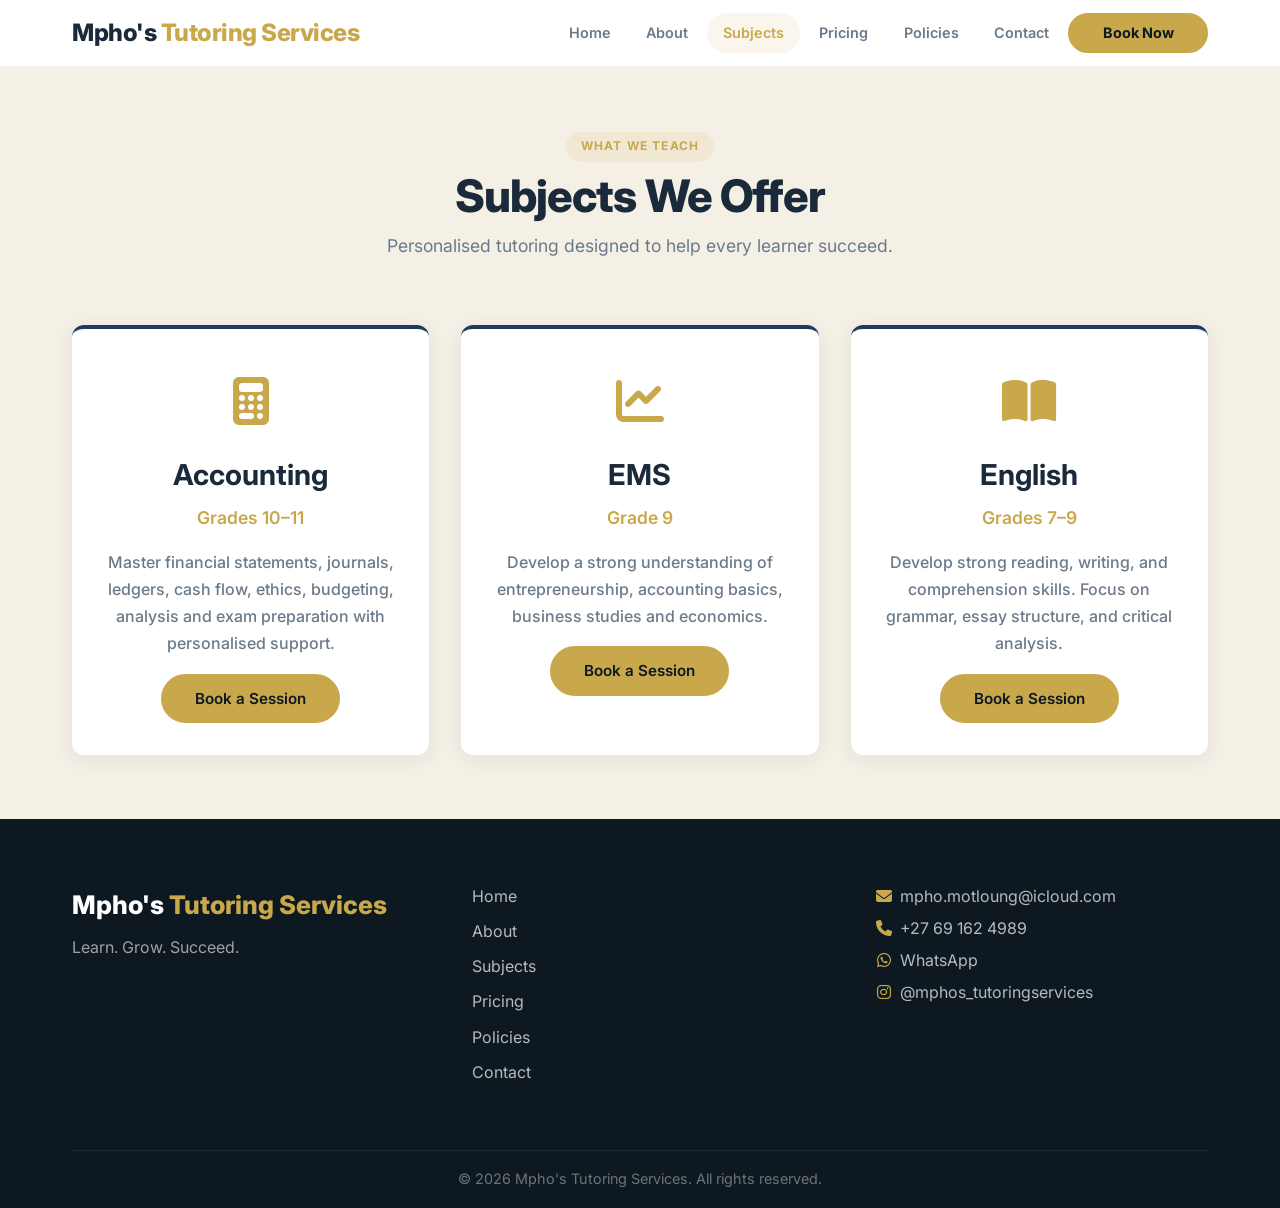
<file: subjects.html>
<!DOCTYPE html>
<html lang="en">
<head>
    <meta charset="UTF-8" />
    <meta name="viewport" content="width=device-width, initial-scale=1.0" />
    <meta name="description" content="Subjects offered at Mpho's Tutoring Services - Accounting (Grades 10-11), EMS (Grade 9), English (Grades 7-9)." />
    <title>Subjects | Mpho's Tutoring Services</title>
    <link rel="preconnect" href="https://fonts.googleapis.com">
    <link rel="preconnect" href="https://fonts.gstatic.com" crossorigin>
    <link href="https://fonts.googleapis.com/css2?family=Inter:opsz,wght@14..32,300;14..32,400;14..32,600;14..32,700;14..32,800&display=swap" rel="stylesheet">
    <link rel="stylesheet" href="css/style.css" />
    <link rel="stylesheet" href="https://cdnjs.cloudflare.com/ajax/libs/font-awesome/6.5.0/css/all.min.css" />
</head>
<body>

    <header role="banner">
        <nav class="nav-container" role="navigation" aria-label="Main Navigation">
            <div class="nav-logo">
                <a href="index.html" aria-label="Homepage">
                    <span class="logo-text">Mpho's <span>Tutoring Services</span></span>
                </a>
            </div>
            <button class="nav-toggle" aria-label="Toggle navigation menu" aria-expanded="false">
                <span class="hamburger"></span>
                <span class="hamburger"></span>
                <span class="hamburger"></span>
            </button>
            <ul class="nav-menu" role="menubar">
                <li role="none"><a href="index.html" role="menuitem">Home</a></li>
                <li role="none"><a href="about.html" role="menuitem">About</a></li>
                <li role="none"><a href="subjects.html" role="menuitem" class="active" aria-current="page">Subjects</a></li>
                <li role="none"><a href="pricing.html" role="menuitem">Pricing</a></li>
                <li role="none"><a href="policies.html" role="menuitem">Policies</a></li>
                <li role="none"><a href="contact.html" role="menuitem">Contact</a></li>
                <li role="none" class="nav-cta"><a href="book.html" role="menuitem" class="btn btn-primary">Book Now</a></li>
            </ul>
        </nav>
    </header>

    <main>
        <section class="section" aria-labelledby="subjects-title">
            <div class="container">
                <div class="section-header">
                    <span class="section-badge">What We Teach</span>
                    <h1 id="subjects-title">Subjects We Offer</h1>
                    <p>Personalised tutoring designed to help every learner succeed.</p>
                </div>

                <div class="card-grid subjects-full">
                    <article class="card subject-card" id="accounting">
                        <div class="card-icon"><i class="fas fa-calculator"></i></div>
                        <h2>Accounting</h2>
                        <p class="subject-grade">Grades 10–11</p>
                        <p>Master financial statements, journals, ledgers, cash flow, ethics, budgeting, analysis and exam preparation with personalised support.</p>
                        <a href="book.html" class="btn btn-primary">Book a Session</a>
                    </article>

                    <article class="card subject-card" id="ems">
                        <div class="card-icon"><i class="fas fa-chart-line"></i></div>
                        <h2>EMS</h2>
                        <p class="subject-grade">Grade 9</p>
                        <p>Develop a strong understanding of entrepreneurship, accounting basics, business studies and economics.</p>
                        <a href="book.html" class="btn btn-primary">Book a Session</a>
                    </article>

                    <article class="card subject-card" id="english">
                        <div class="card-icon"><i class="fas fa-book-open"></i></div>
                        <h2>English</h2>
                        <p class="subject-grade">Grades 7–9</p>
                        <p>Develop strong reading, writing, and comprehension skills. Focus on grammar, essay structure, and critical analysis.</p>
                        <a href="book.html" class="btn btn-primary">Book a Session</a>
                    </article>
                </div>
            </div>
        </section>
    </main>

    <footer role="contentinfo">
        <div class="container">
            <div class="footer-grid">
                <div class="footer-brand">
                    <span class="logo-text">Mpho's <span>Tutoring Services</span></span>
                    <p>Learn. Grow. Succeed.</p>
                </div>
                <nav class="footer-nav" aria-label="Footer Navigation">
                    <ul role="list">
                        <li><a href="index.html">Home</a></li>
                        <li><a href="about.html">About</a></li>
                        <li><a href="subjects.html">Subjects</a></li>
                        <li><a href="pricing.html">Pricing</a></li>
                        <li><a href="policies.html">Policies</a></li>
                        <li><a href="contact.html">Contact</a></li>
                    </ul>
                </nav>
                <div class="footer-contact">
                    <p><a href="mailto:mpho.motloung@icloud.com"><i class="fas fa-envelope"></i> mpho.motloung@icloud.com</a></p>
                    <p><a href="tel:+27691624989"><i class="fas fa-phone"></i> +27 69 162 4989</a></p>
                    <p><a href="https://wa.me/27646517789" target="_blank" rel="noopener noreferrer"><i class="fab fa-whatsapp"></i> WhatsApp</a></p>
                    <p><a href="https://instagram.com/mphos_tutoringservices" target="_blank" rel="noopener noreferrer"><i class="fab fa-instagram"></i> @mphos_tutoringservices</a></p>
                </div>
            </div>
            <div class="footer-bottom">
                <p>&copy; 2026 Mpho's Tutoring Services. All rights reserved.</p>
            </div>
        </div>
    </footer>

    <script src="js/main.js" defer></script>
</body>
</html>
</file>
<file: css/style.css>
/* ============================
   CSS VARIABLES & RESET
   ============================ */
:root {
    --color-navy: #1A2A3A;
    --color-navy-light: #2C4055;
    --color-navy-dark: #0D1820;
    --color-blue-accent: #1E3A5F;
    --color-blue-light: #3A6B8C;
    --color-blue-bright: #4A8CB7;
    --color-gold: #C9A84C;
    --color-gold-light: #E2C66E;
    --color-cream: #F5F0E6;
    --color-cream-dark: #E8DFD0;
    --color-white: #FFFFFF;
    --color-gray: #6B7A8A;
    --color-text: #1A2A3A;
    --color-error: #C0392B;
    --color-success: #27AE60;

    --font-primary: 'Inter', -apple-system, BlinkMacSystemFont, 'Segoe UI', Roboto, sans-serif;

    --spacing-xs: 0.25rem;
    --spacing-sm: 0.5rem;
    --spacing-md: 1rem;
    --spacing-lg: 2rem;
    --spacing-xl: 4rem;
    --spacing-xxl: 6rem;

    --radius: 12px;
    --radius-sm: 6px;
    --shadow: 0 4px 20px rgba(26, 42, 58, 0.08);
    --shadow-hover: 0 8px 30px rgba(26, 42, 58, 0.15);
    --shadow-lg: 0 12px 40px rgba(26, 42, 58, 0.20);

    --transition: 0.3s cubic-bezier(0.4, 0, 0.2, 1);
}

/* Reset */
*,
*::before,
*::after {
    margin: 0;
    padding: 0;
    box-sizing: border-box;
}

html {
    scroll-behavior: smooth;
    -webkit-text-size-adjust: 100%;
}

body {
    font-family: var(--font-primary);
    font-weight: 400;
    line-height: 1.7;
    color: var(--color-text);
    background: var(--color-cream);
    -webkit-font-smoothing: antialiased;
    -moz-osx-font-smoothing: grayscale;
}

img {
    max-width: 100%;
    height: auto;
    display: block;
}

a {
    color: var(--color-gold);
    text-decoration: none;
    transition: color var(--transition);
}

a:hover,
a:focus-visible {
    color: var(--color-gold-light);
}

ul {
    list-style: none;
}

/* ============================
   CONTAINER & UTILITY
   ============================ */
.container {
    max-width: 1200px;
    margin: 0 auto;
    padding: 0 var(--spacing-lg);
}

.section {
    padding: var(--spacing-xl) 0;
}

.section-header {
    text-align: center;
    margin-bottom: var(--spacing-xl);
}

.section-badge {
    display: inline-block;
    font-size: 0.75rem;
    font-weight: 700;
    letter-spacing: 0.1em;
    text-transform: uppercase;
    color: var(--color-gold);
    background: rgba(201, 168, 76, 0.12);
    padding: 0.3rem 0.9rem;
    border-radius: 100px;
    margin-bottom: var(--spacing-sm);
}

.section-header h1,
.section-header h2 {
    font-size: clamp(2rem, 4vw, 2.8rem);
    font-weight: 800;
    letter-spacing: -0.02em;
    line-height: 1.2;
    margin-bottom: var(--spacing-sm);
    color: var(--color-navy);
}

.section-header p {
    font-size: 1.1rem;
    color: var(--color-gray);
    max-width: 600px;
    margin: 0 auto;
}

.section-cta {
    text-align: center;
    margin-top: var(--spacing-lg);
}

/* ============================
   BUTTONS
   ============================ */
.btn {
    display: inline-block;
    font-family: var(--font-primary);
    font-weight: 600;
    font-size: 0.95rem;
    padding: 0.75rem 2rem;
    border-radius: 50px;
    border: 2px solid transparent;
    cursor: pointer;
    transition: all var(--transition);
    text-align: center;
    text-decoration: none;
    line-height: 1.4;
    min-width: 140px;
}

.btn-primary {
    background: var(--color-gold);
    color: var(--color-navy-dark);
    border-color: var(--color-gold);
}

.btn-primary:hover,
.btn-primary:focus-visible {
    background: var(--color-gold-light);
    border-color: var(--color-gold-light);
    color: var(--color-navy-dark);
    transform: translateY(-2px);
    box-shadow: 0 8px 25px rgba(201, 168, 76, 0.4);
}

.btn-secondary {
    background: var(--color-blue-accent);
    color: var(--color-white);
    border-color: var(--color-blue-accent);
}

.btn-secondary:hover,
.btn-secondary:focus-visible {
    background: var(--color-blue-light);
    border-color: var(--color-blue-light);
    color: var(--color-white);
    transform: translateY(-2px);
    box-shadow: 0 8px 25px rgba(30, 58, 95, 0.35);
}

.btn-outline {
    background: transparent;
    color: var(--color-white);
    border-color: var(--color-white);
}

.btn-outline:hover,
.btn-outline:focus-visible {
    background: var(--color-white);
    color: var(--color-navy);
    transform: translateY(-2px);
}

.btn-outline-dark {
    background: transparent;
    color: var(--color-blue-accent);
    border-color: var(--color-blue-accent);
}

.btn-outline-dark:hover,
.btn-outline-dark:focus-visible {
    background: var(--color-blue-accent);
    color: var(--color-white);
    transform: translateY(-2px);
    box-shadow: 0 8px 25px rgba(30, 58, 95, 0.25);
}

.btn-large {
    padding: 0.9rem 2.4rem;
    font-size: 1.05rem;
}

.btn-block {
    display: block;
    width: 100%;
}

.btn-small {
    padding: 0.5rem 1.2rem;
    font-size: 0.85rem;
    min-width: auto;
}

/* ============================
   CARDS
   ============================ */
.card {
    background: var(--color-white);
    border-radius: var(--radius);
    padding: var(--spacing-lg);
    box-shadow: var(--shadow);
    transition: all var(--transition);
    border-top: 4px solid var(--color-blue-accent);
}

.card:hover {
    transform: translateY(-6px);
    box-shadow: var(--shadow-hover);
    border-top-color: var(--color-gold);
}

.card-grid {
    display: grid;
    grid-template-columns: repeat(auto-fit, minmax(260px, 1fr));
    gap: var(--spacing-lg);
}

/* ============================
   NAVIGATION
   ============================ */
header {
    background: var(--color-white);
    border-bottom: 1px solid rgba(26, 42, 58, 0.06);
    position: relative;
    z-index: 1000;
}

.nav-container {
    max-width: 1200px;
    margin: 0 auto;
    padding: 0.8rem var(--spacing-lg);
    display: flex;
    justify-content: space-between;
    align-items: center;
}

.nav-logo .logo-text {
    font-size: 1.5rem;
    font-weight: 800;
    color: var(--color-navy);
    letter-spacing: -0.02em;
}

.nav-logo .logo-text span {
    color: var(--color-gold);
}

.nav-menu {
    display: flex;
    align-items: center;
    gap: 0.2rem;
}

.nav-menu li {
    margin: 0;
}

.nav-menu a {
    display: block;
    padding: 0.5rem 1rem;
    font-size: 0.9rem;
    font-weight: 600;
    color: var(--color-gray);
    border-radius: 50px;
    transition: all var(--transition);
}

.nav-menu a:hover,
.nav-menu a:focus-visible {
    color: var(--color-navy);
    background: rgba(26, 42, 58, 0.04);
}

.nav-menu a.active {
    color: var(--color-gold);
    background: rgba(201, 168, 76, 0.10);
}

.nav-cta a {
    background: var(--color-gold);
    color: var(--color-navy-dark) !important;
    padding: 0.5rem 1.6rem !important;
    font-weight: 700;
}

.nav-cta a:hover,
.nav-cta a:focus-visible {
    background: var(--color-gold-light) !important;
    color: var(--color-navy-dark) !important;
    transform: translateY(-2px);
    box-shadow: 0 4px 15px rgba(201, 168, 76, 0.3);
}

/* Hamburger */
.nav-toggle {
    display: none;
    flex-direction: column;
    gap: 5px;
    background: transparent;
    border: none;
    cursor: pointer;
    padding: 0.3rem;
}

.nav-toggle .hamburger {
    display: block;
    width: 25px;
    height: 3px;
    background: var(--color-navy);
    border-radius: 3px;
    transition: all var(--transition);
}

/* ============================
   HERO
   ============================ */
.hero {
    background: linear-gradient(135deg, var(--color-navy-dark) 0%, var(--color-navy) 30%, var(--color-blue-accent) 60%, var(--color-cream) 100%);
    padding: var(--spacing-xxl) 0;
    border-bottom: 3px solid var(--color-gold);
    position: relative;
    overflow: hidden;
}

.hero::before {
    content: '';
    position: absolute;
    top: -50%;
    right: -20%;
    width: 60%;
    height: 200%;
    background: radial-gradient(circle, rgba(201, 168, 76, 0.08) 0%, transparent 70%);
    pointer-events: none;
}

.hero-grid {
    display: grid;
    grid-template-columns: 1fr 1fr;
    gap: var(--spacing-xl);
    align-items: center;
    position: relative;
    z-index: 1;
}

.hero-tagline {
    font-size: 0.85rem;
    font-weight: 600;
    letter-spacing: 0.08em;
    text-transform: uppercase;
    color: var(--color-gold-light);
    margin-bottom: var(--spacing-sm);
}

.hero-content h1 {
    font-size: clamp(2.8rem, 6vw, 4.5rem);
    font-weight: 800;
    line-height: 1.1;
    letter-spacing: -0.03em;
    margin-bottom: var(--spacing-md);
    color: var(--color-white);
}

.hero-content h1 span {
    color: var(--color-gold);
}

.hero-description {
    font-size: 1.15rem;
    color: rgba(255, 255, 255, 0.85);
    max-width: 520px;
    margin-bottom: var(--spacing-lg);
    line-height: 1.8;
}

.hero-actions {
    display: flex;
    flex-wrap: wrap;
    gap: var(--spacing-md);
}

/* Hero Visual - Contains Logo */
.hero-visual {
    position: relative;
    display: flex;
    justify-content: center;
    align-items: center;
    min-height: 300px;
}

.hero-logo-container {
    position: relative;
    z-index: 2;
    display: flex;
    justify-content: center;
    align-items: center;
    width: 100%;
    height: 100%;
}

.hero-logo-image {
    max-width: 80%;
    max-height: 80%;
    object-fit: contain;
    filter: drop-shadow(0 8px 30px rgba(0, 0, 0, 0.3));
}

.hero-decoration {
    position: absolute;
    top: 50%;
    left: 50%;
    transform: translate(-50%, -50%);
    width: 100%;
    aspect-ratio: 1/1;
    max-width: 420px;
    background: radial-gradient(circle at 30% 30%, var(--color-gold-light), var(--color-gold));
    border-radius: 50%;
    opacity: 0.25;
    z-index: 0;
}

.hero-decoration::after {
    content: '';
    position: absolute;
    top: 15%;
    left: 15%;
    right: 15%;
    bottom: 15%;
    border: 2px solid rgba(255, 255, 255, 0.1);
    border-radius: 50%;
}

/* ============================
   SUBJECTS
   ============================ */
.subjects-preview {
    background: var(--color-cream);
}

.subject-card .card-icon {
    font-size: 2.4rem;
    margin-bottom: var(--spacing-sm);
    color: var(--color-gold);
}

.subject-card h3 {
    font-size: 1.3rem;
    font-weight: 700;
    margin-bottom: 0.2rem;
    color: var(--color-navy);
}

.subject-card p {
    color: var(--color-gray);
    font-weight: 500;
    margin-bottom: var(--spacing-md);
}

.card-link {
    font-weight: 600;
    font-size: 0.95rem;
    display: inline-flex;
    align-items: center;
    gap: 0.3rem;
    color: var(--color-blue-accent);
}

.card-link:hover {
    color: var(--color-gold);
}

/* ============================
   PRICING
   ============================ */
.pricing-preview {
    background: var(--color-white);
}

.pricing-grid {
    grid-template-columns: repeat(auto-fit, minmax(240px, 1fr));
}

.pricing-card {
    text-align: center;
    padding: var(--spacing-lg);
    position: relative;
    border-top: 4px solid var(--color-blue-accent);
}

.pricing-card.featured {
    border: 2px solid var(--color-gold);
    border-top: 4px solid var(--color-blue-accent);
    background: linear-gradient(180deg, var(--color-white), rgba(201, 168, 76, 0.04));
}

.pricing-badge {
    position: absolute;
    top: -12px;
    left: 50%;
    transform: translateX(-50%);
    background: var(--color-gold);
    color: var(--color-white);
    font-size: 0.75rem;
    font-weight: 700;
    padding: 0.2rem 1.2rem;
    border-radius: 50px;
    letter-spacing: 0.04em;
}

.pricing-header h3 {
    font-size: 1.3rem;
    font-weight: 700;
    color: var(--color-navy);
}

.pricing-duration {
    color: var(--color-gray);
    font-size: 0.9rem;
}

.pricing-price {
    font-size: 2.8rem;
    font-weight: 800;
    color: var(--color-navy);
    margin: var(--spacing-sm) 0;
}

.pricing-features {
    text-align: left;
    margin: var(--spacing-md) 0 var(--spacing-lg);
    padding: 0;
}

.pricing-features li {
    padding: 0.3rem 0;
    font-size: 0.95rem;
    display: flex;
    align-items: center;
    gap: 0.5rem;
    color: var(--color-gray);
}

.pricing-features li i {
    color: var(--color-gold);
    width: 1.2rem;
    text-align: center;
}

.pricing-card .btn {
    width: 100%;
}

.pricing-note {
    text-align: center;
    margin-top: var(--spacing-lg);
    padding: var(--spacing-md);
    background: var(--color-cream);
    border-radius: var(--radius);
    max-width: 600px;
    margin-left: auto;
    margin-right: auto;
}

/* ============================
   ABOUT TEASER
   ============================ */
.about-teaser {
    background: linear-gradient(135deg, var(--color-navy-dark), var(--color-blue-accent), var(--color-navy-light));
    color: var(--color-white);
}

.about-teaser .section-badge {
    background: rgba(201, 168, 76, 0.2);
}

.about-teaser h2 {
    color: var(--color-white);
}

.about-teaser p {
    color: rgba(255, 255, 255, 0.85);
}

.about-grid {
    display: grid;
    grid-template-columns: 2fr 1fr;
    gap: var(--spacing-xl);
    align-items: center;
}

.about-content p {
    margin-bottom: var(--spacing-md);
}

.about-content .btn-primary {
    margin-top: var(--spacing-sm);
}

/* ============================
   WHY CHOOSE
   ============================ */
.why-choose {
    background: var(--color-cream);
}

.why-card {
    text-align: center;
    border-top: 4px solid var(--color-blue-accent);
}

.why-card:hover {
    border-top-color: var(--color-gold);
}

.why-icon {
    font-size: 2.8rem;
    margin-bottom: var(--spacing-sm);
    color: var(--color-gold);
}

.why-card h3 {
    font-size: 1.2rem;
    font-weight: 700;
    margin-bottom: 0.3rem;
    color: var(--color-navy);
}

.why-card p {
    color: var(--color-gray);
    font-size: 0.95rem;
}

/* ============================
   ABOUT PAGE
   ============================ */
.about-full {
    max-width: 800px;
    margin: 0 auto;
}

.about-text p {
    margin-bottom: var(--spacing-md);
    font-size: 1.05rem;
    line-height: 1.8;
}

.about-cta {
    display: flex;
    gap: var(--spacing-md);
    margin-top: var(--spacing-lg);
    flex-wrap: wrap;
}

/* ============================
   SUBJECTS PAGE
   ============================ */
.subjects-full .subject-card {
    text-align: center;
}

.subjects-full .subject-card .card-icon {
    font-size: 3rem;
    color: var(--color-gold);
}

.subjects-full .subject-card h2 {
    font-size: 1.8rem;
    font-weight: 700;
    color: var(--color-navy);
    margin-bottom: 0.2rem;
}

.subjects-full .subject-card .subject-grade {
    font-size: 1.1rem;
    font-weight: 600;
    color: var(--color-gold);
    margin-bottom: var(--spacing-md);
}

.subjects-full .subject-card p {
    color: var(--color-gray);
    margin-bottom: var(--spacing-md);
}

/* ============================
   POLICIES PAGE
   ============================ */
.policies-grid {
    display: grid;
    grid-template-columns: repeat(auto-fit, minmax(250px, 1fr));
    gap: var(--spacing-lg);
    max-width: 900px;
    margin: 0 auto;
}

.policy-card {
    text-align: center;
    border-top: 4px solid var(--color-blue-accent);
}

.policy-card:hover {
    border-top-color: var(--color-gold);
}

.policy-icon {
    font-size: 2.5rem;
    margin-bottom: var(--spacing-sm);
    color: var(--color-gold);
}

.policy-card h2 {
    font-size: 1.2rem;
    font-weight: 700;
    margin-bottom: var(--spacing-sm);
    color: var(--color-navy);
}

.policy-card p {
    color: var(--color-gray);
    font-size: 0.95rem;
    line-height: 1.7;
}

.policies-note {
    text-align: center;
    margin-top: var(--spacing-xl);
    padding: var(--spacing-md);
    background: var(--color-cream);
    border-radius: var(--radius);
    max-width: 600px;
    margin-left: auto;
    margin-right: auto;
}

/* ============================
   CONTACT PAGE
   ============================ */
.contact-grid {
    display: grid;
    grid-template-columns: repeat(auto-fit, minmax(220px, 1fr));
    gap: var(--spacing-lg);
    max-width: 900px;
    margin: 0 auto;
}

.contact-card {
    text-align: center;
    padding: var(--spacing-lg);
    border-top: 4px solid var(--color-blue-accent);
    transition: all var(--transition);
    display: block;
    color: var(--color-text);
}

.contact-card:hover {
    transform: translateY(-6px);
    box-shadow: var(--shadow-hover);
    border-top-color: var(--color-gold);
    color: var(--color-text);
}

.contact-icon {
    font-size: 2.8rem;
    margin-bottom: var(--spacing-sm);
    color: var(--color-gold);
}

.contact-card h2 {
    font-size: 1.2rem;
    font-weight: 700;
    margin-bottom: 0.2rem;
    color: var(--color-navy);
}

.contact-card p {
    color: var(--color-gray);
    font-size: 0.95rem;
    margin-bottom: var(--spacing-sm);
    word-break: break-all;
}

.contact-action {
    display: inline-block;
    font-weight: 600;
    color: var(--color-blue-accent);
    transition: color var(--transition);
}

.contact-card:hover .contact-action {
    color: var(--color-gold);
}

.contact-cta {
    text-align: center;
    margin-top: var(--spacing-xl);
}

/* ============================
   FOOTER
   ============================ */
footer {
    background: var(--color-navy-dark);
    color: rgba(255, 255, 255, 0.7);
    padding: var(--spacing-xl) 0 var(--spacing-md);
}

.footer-grid {
    display: grid;
    grid-template-columns: 1fr 1fr 1fr;
    gap: var(--spacing-xl);
    margin-bottom: var(--spacing-xl);
}

.footer-brand .logo-text {
    font-size: 1.6rem;
    font-weight: 800;
    color: var(--color-white);
}

.footer-brand .logo-text span {
    color: var(--color-gold);
}

.footer-brand p {
    margin-top: var(--spacing-sm);
    font-size: 1rem;
    color: rgba(255, 255, 255, 0.6);
}

.footer-nav ul {
    display: flex;
    flex-direction: column;
    gap: 0.5rem;
}

.footer-nav a {
    color: rgba(255, 255, 255, 0.7);
    transition: color var(--transition);
}

.footer-nav a:hover,
.footer-nav a:focus-visible {
    color: var(--color-gold);
}

.footer-contact p {
    margin-bottom: 0.3rem;
}

.footer-contact a {
    color: rgba(255, 255, 255, 0.7);
    transition: color var(--transition);
}

.footer-contact a:hover,
.footer-contact a:focus-visible {
    color: var(--color-gold);
}

.footer-contact i {
    width: 1.5rem;
    text-align: center;
    color: var(--color-gold);
}

.footer-bottom {
    border-top: 1px solid rgba(255, 255, 255, 0.08);
    padding-top: var(--spacing-md);
    text-align: center;
    font-size: 0.9rem;
    color: rgba(255, 255, 255, 0.4);
}

/* ============================
   BOOKING PAGE
   ============================ */
.booking-section {
    background: var(--color-white);
    padding: var(--spacing-xl) 0;
}

.booking-form {
    max-width: 720px;
    margin: 0 auto;
    background: var(--color-cream);
    padding: var(--spacing-xl);
    border-radius: var(--radius);
    box-shadow: var(--shadow);
}

.required {
    color: var(--color-error);
}

.form-group {
    margin-bottom: var(--spacing-md);
}

.form-group label {
    display: block;
    font-weight: 600;
    font-size: 0.9rem;
    margin-bottom: 0.3rem;
    color: var(--color-navy);
}

.form-group input,
.form-group select,
.form-group textarea {
    width: 100%;
    padding: 0.8rem 1rem;
    font-family: var(--font-primary);
    font-size: 1rem;
    border: 2px solid var(--color-cream-dark);
    border-radius: var(--radius-sm);
    background: var(--color-white);
    transition: border-color var(--transition);
    color: var(--color-text);
}

.form-group input:focus,
.form-group select:focus,
.form-group textarea:focus {
    outline: none;
    border-color: var(--color-gold);
    box-shadow: 0 0 0 3px rgba(201, 168, 76, 0.15);
}

.form-group textarea {
    min-height: 120px;
    resize: vertical;
}

.form-row {
    display: grid;
    grid-template-columns: 1fr 1fr;
    gap: var(--spacing-md);
}

.form-actions {
    display: flex;
    gap: var(--spacing-md);
    margin-top: var(--spacing-lg);
}

.form-actions .btn {
    flex: 1;
}

.whatsapp-helper {
    text-align: center;
    margin-top: var(--spacing-lg);
    padding-top: var(--spacing-md);
    border-top: 1px solid var(--color-cream-dark);
}

.whatsapp-helper a {
    display: inline-flex;
    align-items: center;
    gap: 0.5rem;
    font-weight: 600;
}

.whatsapp-helper i {
    color: #25D366;
}

.confirmation {
    display: none;
    text-align: center;
    padding: var(--spacing-xl);
    background: var(--color-white);
    border-radius: var(--radius);
    box-shadow: var(--shadow-lg);
    max-width: 600px;
    margin: 0 auto;
}

.confirmation .confirmation-icon {
    font-size: 4rem;
    margin-bottom: var(--spacing-md);
    color: var(--color-success);
}

.confirmation h2 {
    color: var(--color-navy);
    margin-bottom: var(--spacing-sm);
}

.confirmation p {
    color: var(--color-gray);
    margin-bottom: var(--spacing-md);
}

.confirmation-actions {
    margin-top: var(--spacing-md);
    display: flex;
    gap: var(--spacing-md);
    justify-content: center;
    flex-wrap: wrap;
}

.error-message {
    display: none;
    background: #FEF0EF;
    color: var(--color-error);
    padding: var(--spacing-md);
    border-radius: var(--radius-sm);
    margin-bottom: var(--spacing-md);
    border-left: 4px solid var(--color-error);
    max-width: 720px;
    margin-left: auto;
    margin-right: auto;
}

.error-message.show {
    display: block;
}

.error-message i {
    margin-right: 0.5rem;
}

/* ============================
   RESPONSIVE
   ============================ */
@media (max-width: 1024px) {
    .hero-grid {
        grid-template-columns: 1fr;
        text-align: center;
    }

    .hero-description {
        margin-left: auto;
        margin-right: auto;
    }

    .hero-actions {
        justify-content: center;
    }

    .hero-decoration {
        max-width: 300px;
        margin: 0 auto;
    }

    .about-grid {
        grid-template-columns: 1fr;
        text-align: center;
    }

    .about-cta {
        justify-content: center;
    }

    .footer-grid {
        grid-template-columns: 1fr;
        gap: var(--spacing-lg);
        text-align: center;
    }

    .footer-nav ul {
        flex-direction: row;
        justify-content: center;
        flex-wrap: wrap;
    }
}

@media (max-width: 768px) {
    .nav-menu {
        position: fixed;
        top: 0;
        left: 0;
        right: 0;
        bottom: 0;
        background: var(--color-white);
        flex-direction: column;
        justify-content: center;
        gap: var(--spacing-md);
        padding: var(--spacing-xl);
        transform: translateX(100%);
        transition: transform var(--transition);
        z-index: 999;
    }

    .nav-menu.open {
        transform: translateX(0);
    }

    .nav-toggle {
        display: flex;
        z-index: 1001;
    }

    .nav-toggle.open .hamburger:nth-child(1) {
        transform: rotate(45deg) translate(5px, 5px);
    }

    .nav-toggle.open .hamburger:nth-child(2) {
        opacity: 0;
    }

    .nav-toggle.open .hamburger:nth-child(3) {
        transform: rotate(-45deg) translate(5px, -5px);
    }

    .nav-menu a {
        font-size: 1.2rem;
        padding: 0.8rem 1.5rem;
        width: 100%;
        text-align: center;
    }

    .nav-cta a {
        width: auto;
        margin: 0 auto;
    }

    .hero {
        padding: var(--spacing-xl) 0;
    }

    .hero-content h1 {
        font-size: clamp(2.2rem, 8vw, 3.2rem);
    }

    .hero-logo-image {
        max-width: 60%;
        max-height: 60%;
    }

    .card-grid {
        grid-template-columns: 1fr;
        max-width: 400px;
        margin: 0 auto;
    }

    .pricing-grid {
        max-width: 400px;
    }

    .policies-grid {
        grid-template-columns: 1fr;
        max-width: 400px;
        margin: 0 auto;
    }

    .contact-grid {
        grid-template-columns: 1fr 1fr;
    }

    .section {
        padding: var(--spacing-lg) 0;
    }

    .booking-form {
        padding: var(--spacing-md);
    }

    .form-row {
        grid-template-columns: 1fr;
    }

    .form-actions {
        flex-direction: column;
    }

    .about-cta {
        flex-direction: column;
        align-items: center;
    }

    .about-cta .btn {
        width: 100%;
        max-width: 300px;
    }
}

@media (max-width: 480px) {
    .container {
        padding: 0 var(--spacing-md);
    }

    .hero-actions {
        flex-direction: column;
        align-items: center;
    }

    .btn-large {
        width: 100%;
        justify-content: center;
    }

    .contact-grid {
        grid-template-columns: 1fr;
        max-width: 300px;
        margin: 0 auto;
    }

    .hero-decoration {
        max-width: 200px;
    }
}

/* ============================
   ACCESSIBILITY
   ============================ */
@media (prefers-reduced-motion: reduce) {
    *,
    *::before,
    *::after {
        animation-duration: 0.01ms !important;
        animation-iteration-count: 1 !important;
        transition-duration: 0.01ms !important;
    }
}

:focus-visible {
    outline: 3px solid var(--color-gold);
    outline-offset: 2px;
}

.sr-only {
    position: absolute;
    width: 1px;
    height: 1px;
    padding: 0;
    margin: -1px;
    overflow: hidden;
    clip: rect(0, 0, 0, 0);
    border: 0;
}

::-webkit-scrollbar {
    width: 10px;
}

::-webkit-scrollbar-track {
    background: var(--color-cream);
}

::-webkit-scrollbar-thumb {
    background: var(--color-blue-accent);
    border-radius: 5px;
}

::-webkit-scrollbar-thumb:hover {
    background: var(--color-gold);
}

::selection {
    background: var(--color-gold);
    color: var(--color-white);
}

::-moz-selection {
    background: var(--color-gold);
    color: var(--color-white);
}

/* ============================
   IMAGE STYLES
   ============================ */

/* Logo in Navigation */
.logo-image {
    height: 40px;
    width: auto;
    margin-right: 10px;
    vertical-align: middle;
}

.nav-logo a {
    display: flex;
    align-items: center;
}

/* About Page - Tutor Image */
.about-grid-full {
    display: grid;
    grid-template-columns: 1fr 2fr;
    gap: var(--spacing-xl);
    align-items: start;
    max-width: 900px;
    margin: 0 auto;
}

.about-image-full {
    display: flex;
    justify-content: center;
}

.about-tutor-image-full {
    width: 100%;
    max-width: 300px;
    height: auto;
    border-radius: var(--radius);
    box-shadow: var(--shadow-hover);
    border: 4px solid var(--color-gold);
    object-fit: cover;
}

.about-text-full p {
    margin-bottom: var(--spacing-md);
    font-size: 1.05rem;
    line-height: 1.8;
}

/* About Teaser - Homepage */
.about-grid {
    display: grid;
    grid-template-columns: 2fr 1fr;
    gap: var(--spacing-xl);
    align-items: center;
}

.about-image {
    display: flex;
    justify-content: center;
}

.about-tutor-image {
    width: 100%;
    max-width: 280px;
    height: auto;
    border-radius: 50%;
    box-shadow: var(--shadow-hover);
    border: 4px solid var(--color-gold);
    object-fit: cover;
    aspect-ratio: 1/1;
}

/* Footer Logo */
.footer-logo {
    height: 40px;
    width: auto;
    margin-bottom: var(--spacing-sm);
}

.footer-brand {
    display: flex;
    flex-direction: column;
    align-items: flex-start;
}

.footer-brand .logo-text {
    font-size: 1.6rem;
    font-weight: 800;
    color: var(--color-white);
}

.footer-brand .logo-text span {
    color: var(--color-gold);
}

/* ============================
   HERO LOGO
   ============================ */
.hero-logo-container {
    position: relative;
    z-index: 2;
    display: flex;
    justify-content: center;
    align-items: center;
    width: 100%;
    height: 100%;
}

.hero-logo-image {
    max-width: 80%;
    max-height: 80%;
    object-fit: contain;
    filter: drop-shadow(0 8px 30px rgba(0, 0, 0, 0.3));
}

.hero-visual {
    position: relative;
    display: flex;
    justify-content: center;
    align-items: center;
    min-height: 300px;
}

.hero-decoration {
    position: absolute;
    top: 50%;
    left: 50%;
    transform: translate(-50%, -50%);
    width: 100%;
    aspect-ratio: 1/1;
    max-width: 420px;
    background: radial-gradient(circle at 30% 30%, var(--color-gold-light), var(--color-gold));
    border-radius: 50%;
    opacity: 0.25;
    z-index: 0;
}

/* Responsive Image Styles */
@media (max-width: 1024px) {
    .about-grid {
        grid-template-columns: 1fr;
        text-align: center;
    }

    .about-grid-full {
        grid-template-columns: 1fr;
        text-align: center;
    }

    .about-tutor-image {
        max-width: 200px;
    }

    .about-tutor-image-full {
        max-width: 200px;
    }

    .footer-brand {
        align-items: center;
    }

    .footer-logo {
        margin: 0 auto var(--spacing-sm);
    }
}

@media (max-width: 768px) {
    .logo-image {
        height: 30px;
    }

    .about-tutor-image {
        max-width: 150px;
    }

    .about-tutor-image-full {
        max-width: 150px;
    }

    .footer-logo {
        height: 30px;
    }

    .hero-logo-image {
        max-width: 60%;
        max-height: 60%;
    }
}
</file>
